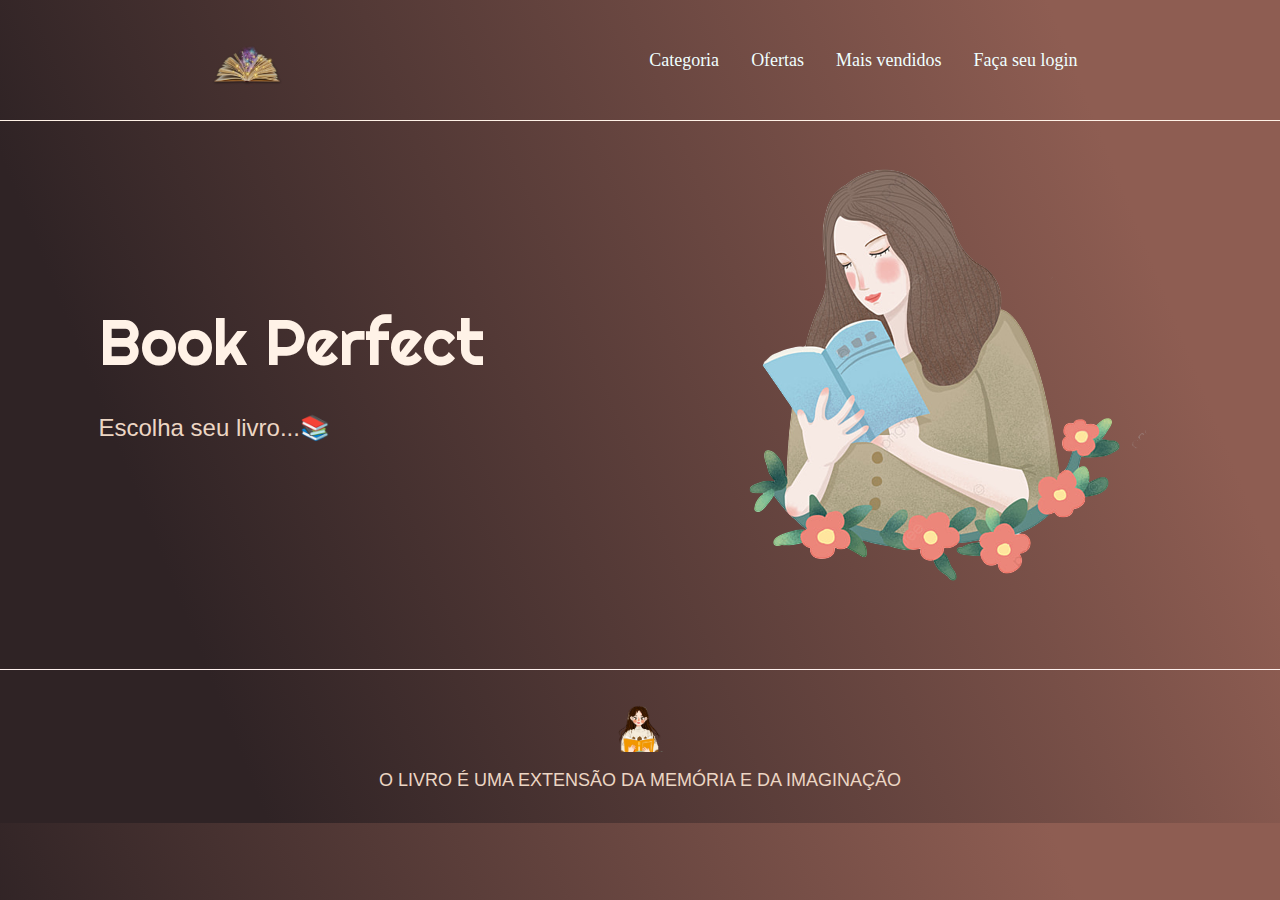
<file: a.ingridy/avaliacao/index.html>
<!DOCTYPE html>
<html lang="pt-BR">

<head>
    <meta charset="UTF-8">
    <meta name="Livro Perfect">
    <meta name="viewport" content="width=device-width, initial-scale=1.0">
    <link rel="stylesheet" href="style.css">
    <title>Book</title>

</head>

<body>
    <header class="cabecalho">
        <img class="cabecalho-imgem" src="logo.png" width="90px">
        <nav class="cabecalho-menu">
            <a class="cabecalho-menu-item" href="categoria.html">Categoria</a>
            <a class="cabecalho-menu-item" href="ofertas.html">Ofertas</a>
            <a class="cabecalho-menu-item" href="vendidos.html">Mais vendidos</a>
            <a class="cabecalho-menu-item" href="cadrasto.html">Faça seu login</a>
        </nav>
    </header>

    <main class="conteudo">
        <section class="conteudo-principal">
            <div class="conteudo-principal-escrito">
                <h1 class="conteudo-principal-escrito-titulo">Book Perfect</h1>
                <h2 class="conteudo-principal-escrito-subtitulo">Escolha seu livro...📚</h2>

            </div>
            <img src="garota.png">
        </section>
        <section class="conteudo-secundario">

        </section>
    </main>
    <footer class="rodape">
        <img class="rodape-imagem" src="lendoo.png">
        <br>
        <center>
            <p class="conteudo-secundario-paragrafo"> O LIVRO É UMA EXTENSÃO DA MEMÓRIA E DA IMAGINAÇÃO</p>
        </center>
        <ion-icon name="cart-outline"></ion-icon>

    </footer>


</body>

</html>
</file>
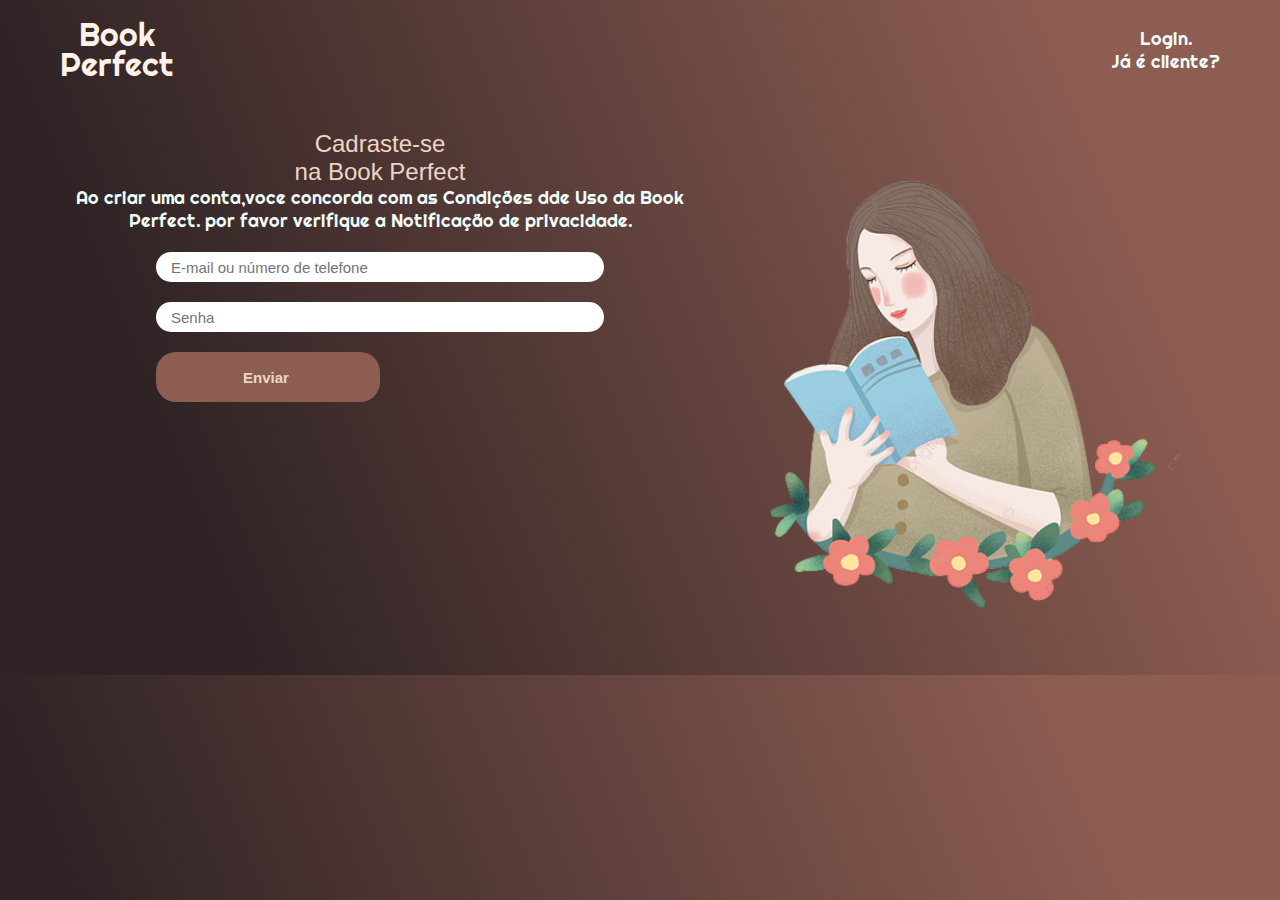
<file: a.ingridy/avaliacao/cadrasto.html>
<!DOCTYPE html>
<html lang="en">

<head>
    <meta charset="UTF-8">
    <meta http-equiv="X-UA-Compatible" content="IE=edge">
    <meta name="viewport" content="width=device-width, initial-scale=1.0">
    <link rel="stylesheet" href="cad.css">
    <title>Cadrastre-se</title>
</head>

<body>
    <center>
    <header>
        <div id="title">
            <h1>Book</h1>
            <h1>Perfect</h1>
        </div>

        <ul>
            <a href="#">
                <nav class="cabecalho-menu">
                    <a class="cabecalho-menu-item" href="login.html"> Login.<br>Já é cliente?
                </nav>
    </header>
    <main>
        <aside>
            <h2 class="conteudo-principal-escrito-subtitulo">Cadraste-se</h2>
            <h2 class="conteudo-principal-escrito-subtitulo">na Book Perfect</h2>
            <p>
                Ao criar uma conta,voce concorda com as Condições dde Uso da Book Perfect.
                por favor verifique a Notificação de privacidade.
            </p>
            <form>
                <input type="text" placeholder="E-mail ou número de telefone">
                <input type="email" placeholder="Senha">
                <input class="subm" type="submit" value="Enviar ">
            </form>
        </aside>
        <article>
            <img class="cabecalho-imgem" src="garota.png">
        </article>

    </main>
</center>

</body>

</html>
</file>
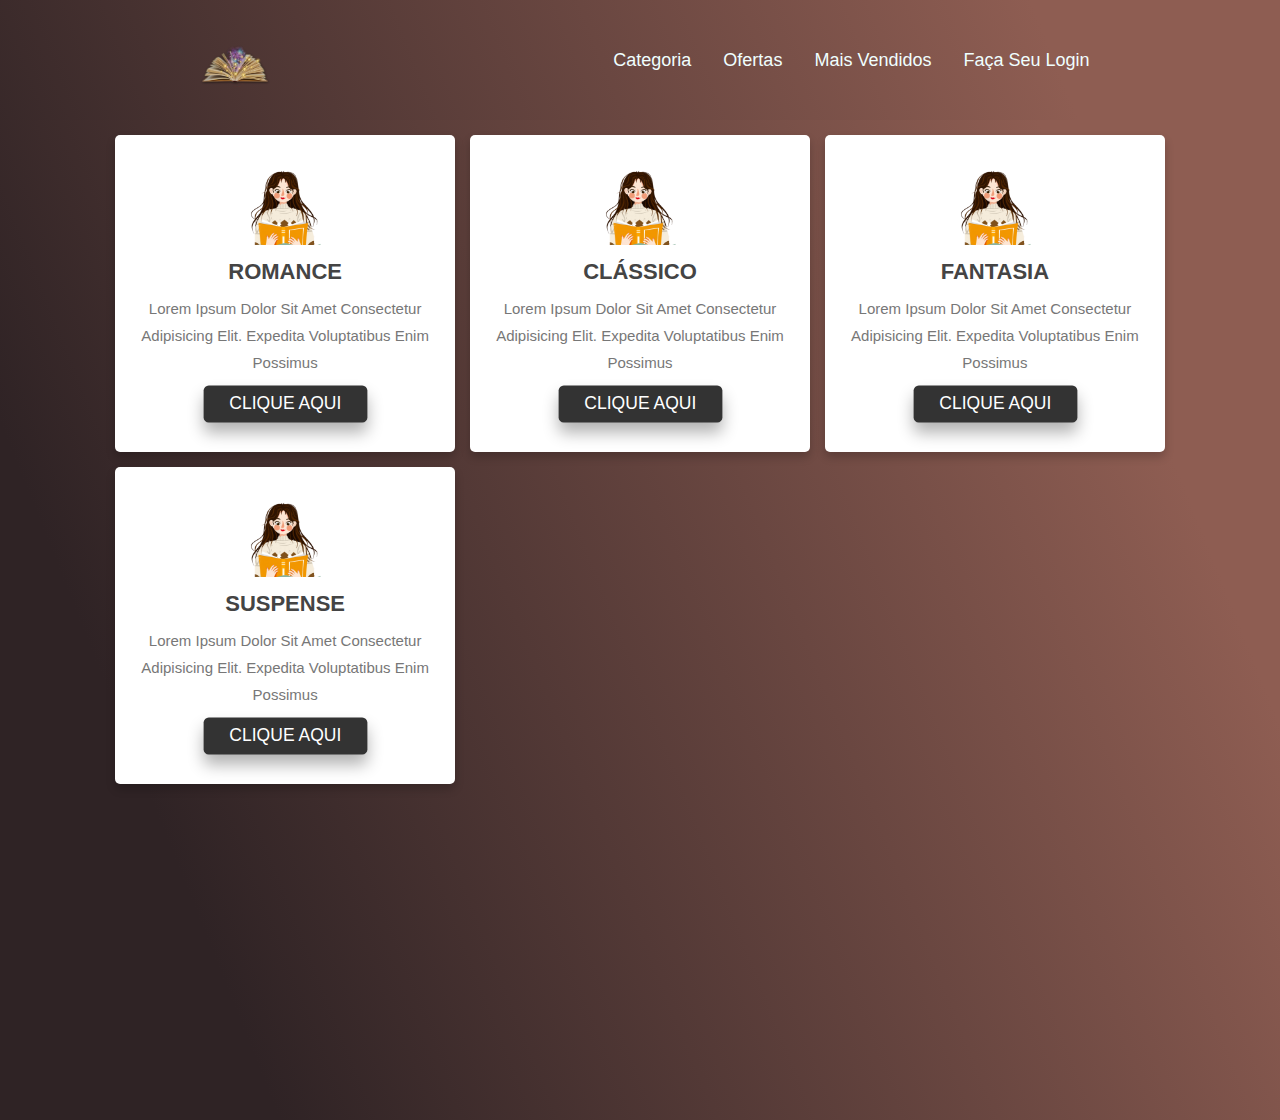
<file: a.ingridy/avaliacao/categoria.html>
<!DOCTYPE html>
<html lang="en">

<head>
    <meta charset="UTF-8">
    <meta http-equiv="X-UA-Compatible" content="IE=edge">
    <meta name="viewport" content="width=device-width, initial-scale=1.0">
    <link href="https://ionic.io/ionicons    ">
    <link rel="stylesheet" href="categ.css">
    <title>CATEGORIA</title>
</head>

<header class="cabecalho">
    <img class="cabecalho-imgem" src="logo.png" width="90px">
    <nav class="cabecalho-menu">
        <a class="cabecalho-menu-item" href="categoria.html">Categoria</a>
        <a class="cabecalho-menu-item" href="ofertas.html">Ofertas</a>
        <a class="cabecalho-menu-item" href="vendidos.html">Mais vendidos</a>
        <a class="cabecalho-menu-item" href="cadrasto.html">Faça seu login</a>
    </nav>
</header> 

<body>
    <div class="container">

        <div class="box-container">


            <div class="box">
                <img src="lendoo.png">
                <h3>ROMANCE </h3>
                <p>Lorem ipsum dolor sit amet consectetur adipisicing elit. Expedita voluptatibus enim possimus</p>
                <a href="romance.html" class="btn">CLIQUE AQUI</a>
            </div>

            <div class="box">
                <img src="lendoo.png">
                <h3>CLÁSSICO </h3>
                <p>Lorem ipsum dolor sit amet consectetur adipisicing elit. Expedita voluptatibus enim possimus</p>
                <a href="classico.html" class="btn">CLIQUE AQUI</a>

            </div>
            <div class="box">
                <img src="lendoo.png">
                <h3>FANTASIA</h3>
                <p>Lorem ipsum dolor sit amet consectetur adipisicing elit. Expedita voluptatibus enim possimus</p>
                <a href="fantasia.html" class="btn">CLIQUE AQUI</a>
            </div>
            <div class="box">
                <img src="lendoo.png">
                <h3>SUSPENSE </h3>
                <p>Lorem ipsum dolor sit amet consectetur adipisicing elit. Expedita voluptatibus enim possimus</p>
                <a href="suspense.html" class="btn">CLIQUE AQUI</a>

            </div>

</body>

</html>
</file>
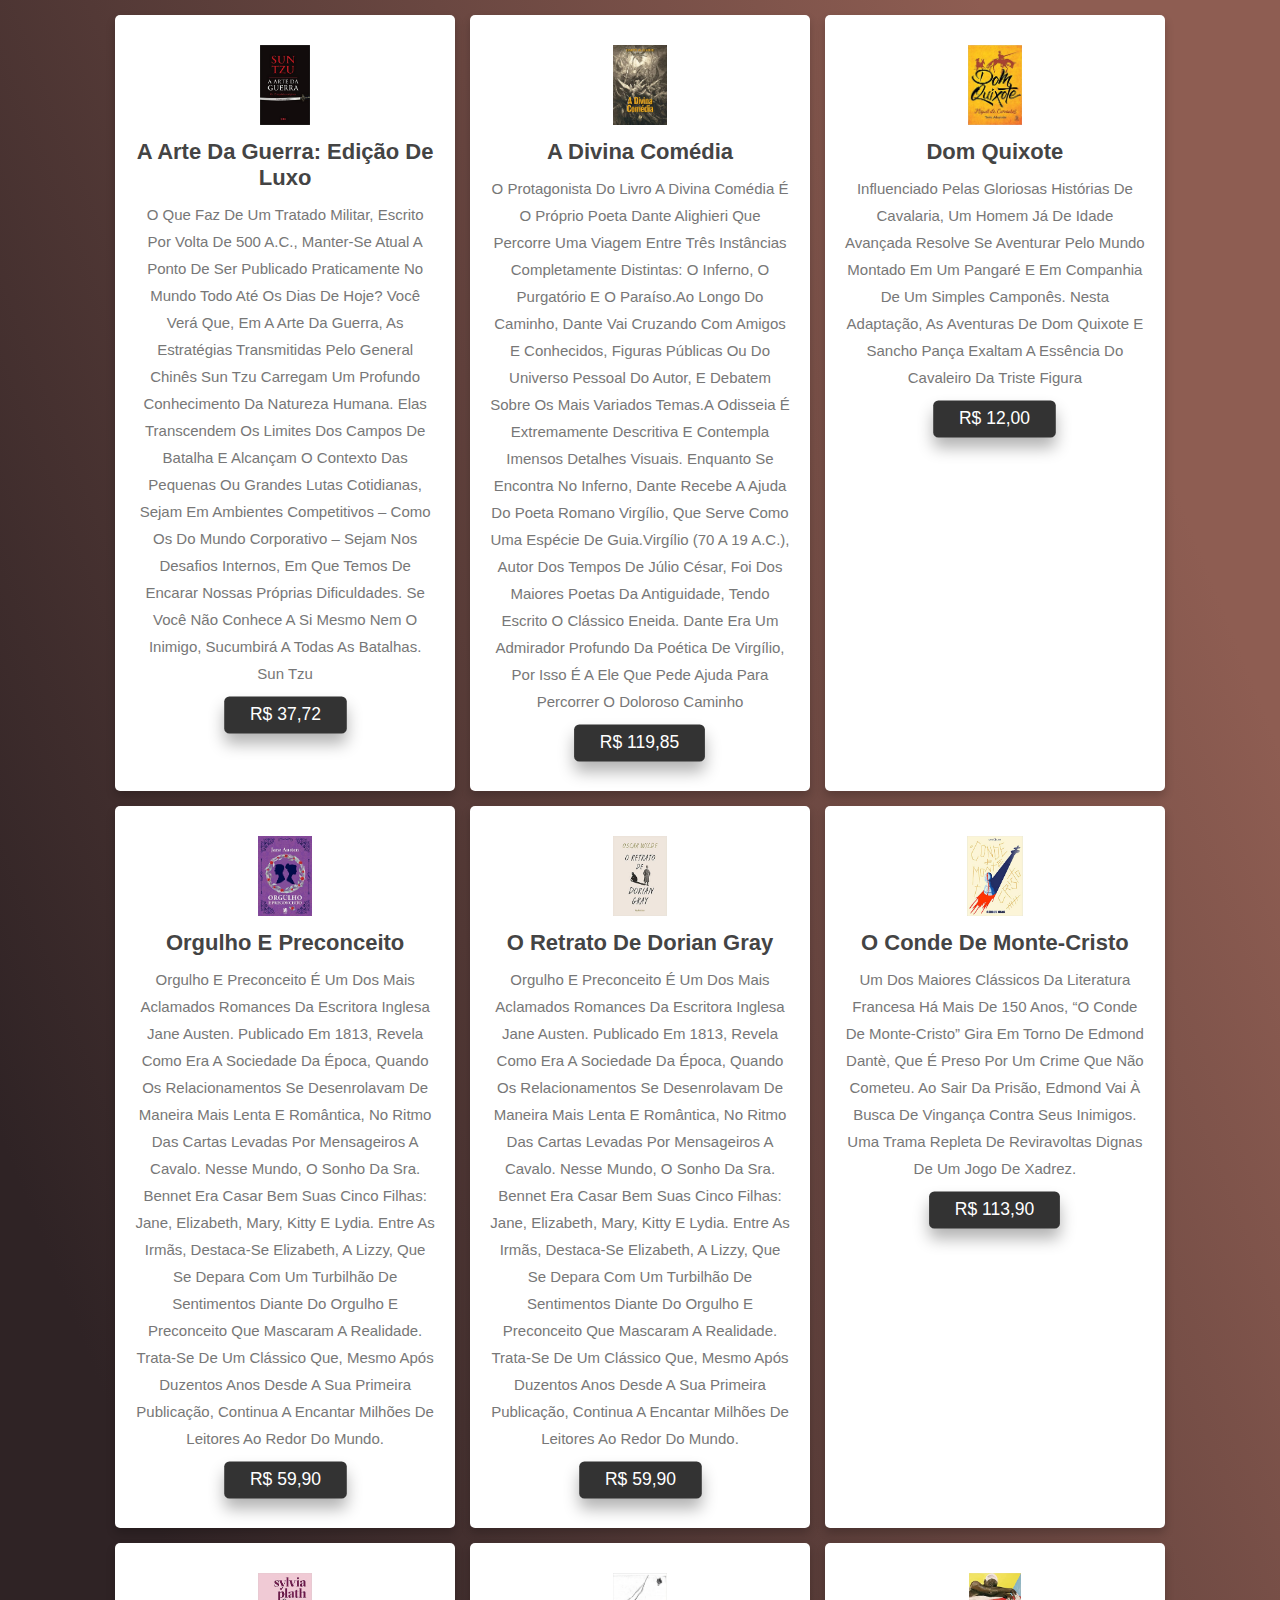
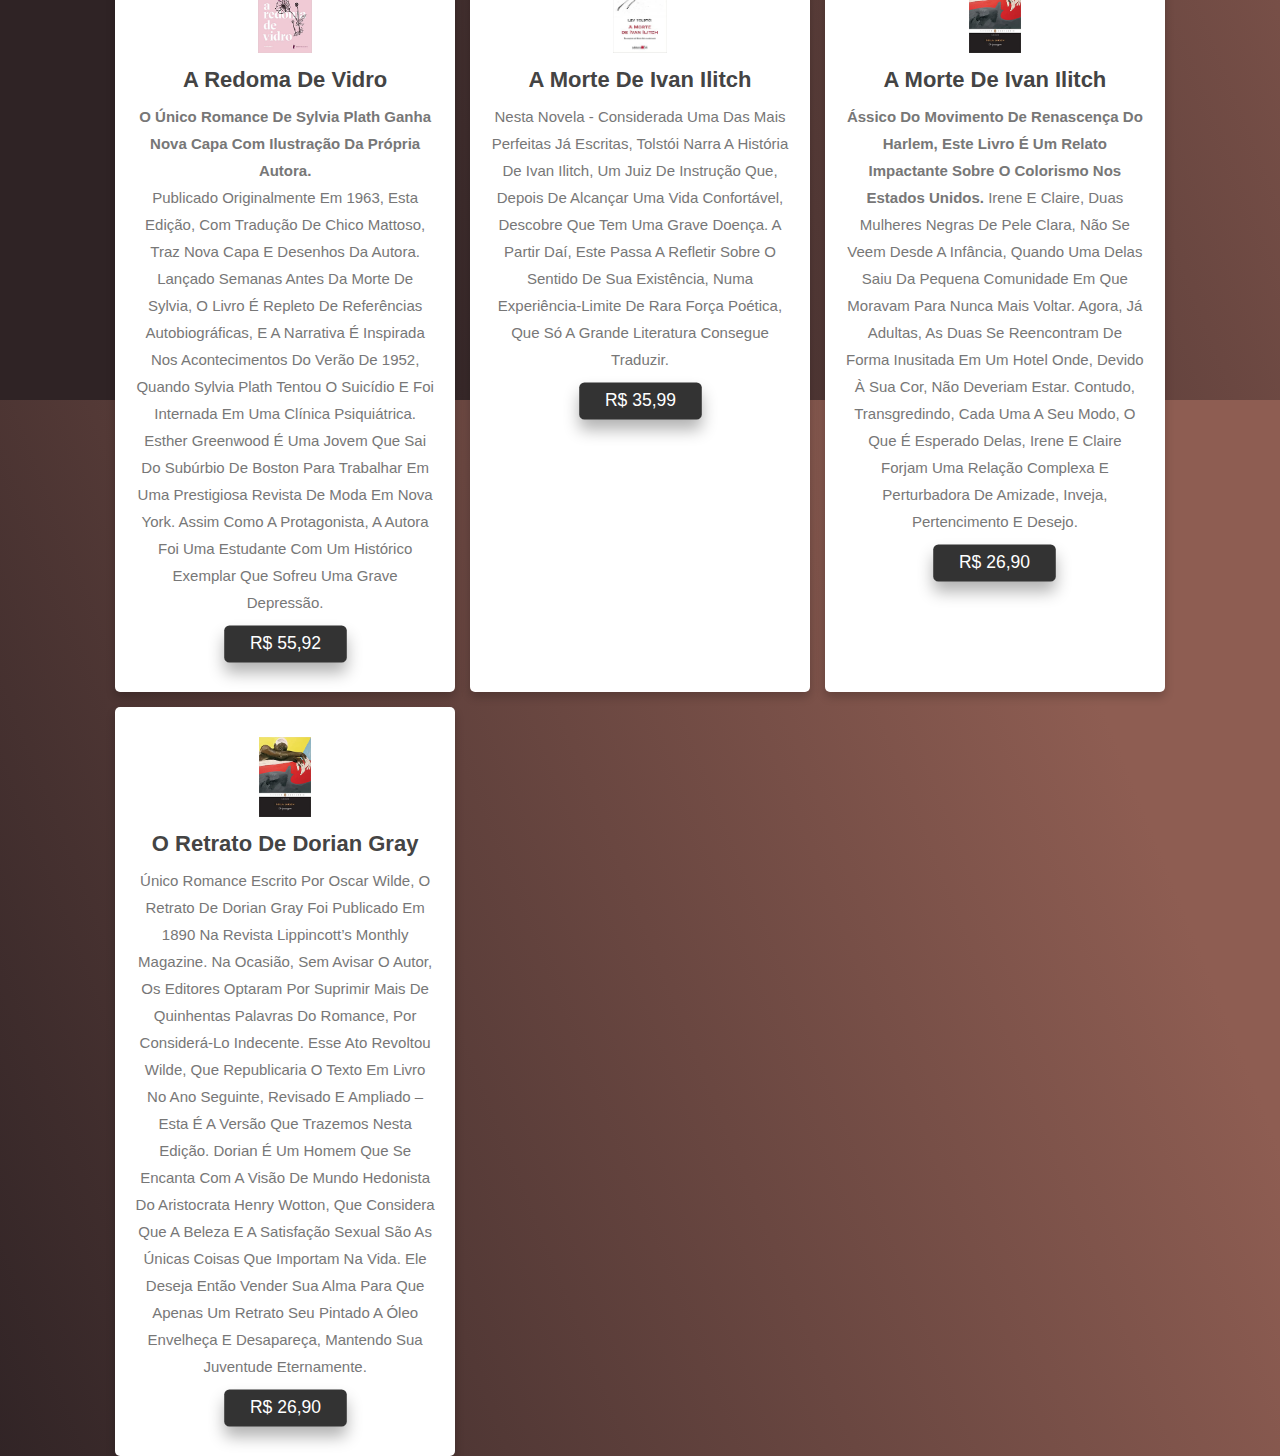
<file: a.ingridy/avaliacao/classico.html>
<!DOCTYPE html>
<html lang="en">

<head>
    <meta charset="UTF-8">
    <meta http-equiv="X-UA-Compatible" content="IE=edge">
    <meta name="viewport" content="width=device-width, initial-scale=1.0">
    <link rel="stylesheet" href="classico.css">
    <title>CLÁSSICO</title>
</head>

<body>
    <div class="container">

        <div class="box-container">

            <div class="box">
                <img src="livroc1.jpg">
                <h3>A Arte da Guerra: Edição de luxo</h3>
                <p>O que faz de um tratado militar, escrito por volta de 500 a.C., manter-se atual a ponto de ser
                    publicado praticamente no mundo todo até os dias de hoje? Você verá que, em A arte da guerra, as
                    estratégias transmitidas pelo general chinês Sun Tzu carregam um profundo conhecimento da natureza
                    humana. Elas transcendem os limites dos campos de batalha e alcançam o contexto das pequenas ou
                    grandes lutas cotidianas, sejam em ambientes competitivos – como os do mundo corporativo – sejam nos
                    desafios internos, em que temos de encarar nossas próprias dificuldades. Se você não conhece a si
                    mesmo nem o inimigo, sucumbirá a todas as batalhas. Sun Tzu
                </p>

                <a href="#" class="btn">R$ 37,72</a>
            </div>
            <div class="box">
                <img src="livroc2.jpg">
                <h3>A Divina Comédia</h3>
                <p>O protagonista do livro A Divina Comédia é o próprio poeta Dante Alighieri que percorre uma viagem
                    entre três instâncias completamente distintas: o Inferno, o Purgatório e o Paraíso.Ao longo do
                    caminho, Dante vai cruzando com amigos e conhecidos, figuras públicas ou do universo pessoal do
                    autor, e debatem sobre os mais variados temas.A odisseia é extremamente descritiva e contempla
                    imensos detalhes visuais. Enquanto se encontra no inferno, Dante recebe a ajuda do poeta romano
                    Virgílio, que serve como uma espécie de guia.Virgílio (70 a 19 a.C.), autor dos tempos de Júlio
                    César, foi dos maiores poetas da Antiguidade, tendo escrito o clássico Eneida. Dante era um
                    admirador profundo da poética de Virgílio, por isso é a ele que pede ajuda para percorrer o doloroso
                    caminho
                </p>

                <a href="#" class="btn">R$ 119,85</a>
            </div>
            <div class="box">
                <img src="livroc3.jpg">
                <h3>Dom Quixote</h3>
                <p>Influenciado pelas gloriosas histórias de cavalaria, um homem já de idade avançada resolve se
                    aventurar pelo mundo montado em um pangaré e em companhia de um simples camponês. Nesta adaptação,
                    as aventuras de Dom Quixote e Sancho Pança exaltam a essência do Cavaleiro da Triste Figura
                </p>

                <a href="#" class="btn">R$ 12,00</a>
            </div>
            <div class="box">
                <img src="livroc4.jpg">
                <h3>Orgulho e Preconceito</h3>
                <p>Orgulho e Preconceito é um dos mais aclamados romances da escritora inglesa Jane Austen. Publicado em
                    1813, revela como era a sociedade da época, quando os relacionamentos se desenrolavam de maneira
                    mais lenta e romântica, no ritmo das cartas levadas por mensageiros a cavalo. Nesse mundo, o sonho
                    da Sra. Bennet era casar bem suas cinco filhas: Jane, Elizabeth, Mary, Kitty e Lydia. Entre as
                    irmãs, destaca-se Elizabeth, a Lizzy, que se depara com um turbilhão de sentimentos diante do
                    orgulho e preconceito que mascaram a realidade. Trata-se de um clássico que, mesmo após duzentos
                    anos desde a sua primeira publicação, continua a encantar milhões de leitores ao redor do mundo.
                </p>
                <a href="#" class="btn">R$ 59,90</a>
            </div>
            <div class="box">
                <img src="livroc5.jpg">
                <h3>O Retrato de Dorian Gray</h3>
                <p>Orgulho e Preconceito é um dos mais aclamados romances da escritora inglesa Jane Austen. Publicado em
                    1813, revela como era a sociedade da época, quando os relacionamentos se desenrolavam de maneira
                    mais lenta e romântica, no ritmo das cartas levadas por mensageiros a cavalo. Nesse mundo, o sonho
                    da Sra. Bennet era casar bem suas cinco filhas: Jane, Elizabeth, Mary, Kitty e Lydia. Entre as
                    irmãs, destaca-se Elizabeth, a Lizzy, que se depara com um turbilhão de sentimentos diante do
                    orgulho e preconceito que mascaram a realidade. Trata-se de um clássico que, mesmo após duzentos
                    anos desde a sua primeira publicação, continua a encantar milhões de leitores ao redor do mundo.
                </p>
                <a href="#" class="btn">R$ 59,90</a>
            </div>
            <div class="box">
                <img src="livroc6.jpg">
                <h3>O Conde de Monte-Cristo</h3>
                <p>Um dos maiores clássicos da literatura francesa há mais de 150 anos, “O conde de Monte-Cristo” gira
                    em torno de Edmond Dantè, que é preso por um crime que não cometeu. Ao sair da prisão, Edmond vai à
                    busca de vingança contra seus inimigos. Uma trama repleta de reviravoltas dignas de um jogo de
                    xadrez.
                </p>
                <a href="#" class="btn">R$ 113,90</a>
            </div>
            <div class="box">
                <img src="livroc7.jpg">
                <h3>A redoma de vidro</h3>
                <p><strong>O único romance de Sylvia Plath ganha nova capa com ilustração da própria autora.</strong>
                    <br>

                    Publicado originalmente em 1963, esta edição, com tradução de Chico Mattoso, traz nova capa e
                    desenhos da
                    autora. Lançado semanas antes da morte de Sylvia, o livro é repleto de referências autobiográficas,
                    e a narrativa é inspirada nos acontecimentos do verão de 1952, quando Sylvia Plath tentou o suicídio
                    e foi internada em uma clínica psiquiátrica. Esther Greenwood é uma jovem que sai do subúrbio de
                    Boston para trabalhar em uma prestigiosa revista de moda em Nova York. Assim como a protagonista, a
                    autora foi uma estudante com um histórico exemplar que sofreu uma grave depressão.
                </p>
                <a href="#" class="btn">R$ 55,92</a>
            </div>
            <div class="box">
                <img src="livroc8.jpg">
                <h3>A morte de Ivan Ilitch</h3>
                <p>Nesta novela - considerada uma das mais perfeitas já escritas, Tolstói narra a história de Ivan
                    Ilitch, um juiz de instrução que, depois de alcançar uma vida confortável, descobre que tem uma
                    grave doença. A partir daí, este passa a refletir sobre o sentido de sua existência, numa
                    experiência-limite de rara força poética, que só a grande literatura consegue traduzir.
                </p>
                <a href="#" class="btn">R$ 35,99</a>
            </div>
            <div class="box">
                <img src="livroc9.jpg">
                <h3>A morte de Ivan Ilitch</h3>
                <p><strong>ássico do movimento de renascença do Harlem, este livro é um relato impactante sobre o
                        colorismo
                        nos Estados Unidos.</strong>

                    Irene e Claire, duas mulheres negras de pele clara, não se veem desde a infância, quando uma delas
                    saiu da pequena comunidade em que moravam para nunca mais voltar. Agora, já adultas, as duas se
                    reencontram de forma inusitada em um hotel onde, devido à sua cor, não deveriam estar.
                    Contudo, transgredindo, cada uma a seu modo, o que é esperado delas, Irene e Claire forjam uma
                    relação complexa e perturbadora de amizade, inveja, pertencimento e desejo.

                </p>
                <a href="#" class="btn">R$ 26,90</a>
            </div>
            <div class="box">
                <img src="livroc9.jpg">
                <h3>O Retrato de Dorian Gray </h3>
                <p>Único romance escrito por Oscar Wilde, O retrato de Dorian Gray foi publicado em 1890 na revista
                    Lippincott’s Monthly Magazine.

                    Na ocasião, sem avisar o autor, os editores optaram por suprimir mais de quinhentas palavras do
                    romance, por considerá-lo indecente.

                    Esse ato revoltou Wilde, que republicaria o texto em livro no ano seguinte, revisado e ampliado –
                    esta é a versão que trazemos nesta edição.

                    Dorian é um homem que se encanta com a visão de mundo hedonista do aristocrata Henry Wotton, que
                    considera que a beleza e a satisfação sexual são as únicas coisas que importam na vida.

                    Ele deseja então vender sua alma para que apenas um retrato seu pintado a óleo envelheça e
                    desapareça, mantendo sua juventude eternamente.
                </p>
                <a href="#" class="btn">R$ 26,90</a>
            </div>







</body>

</html>
</file>
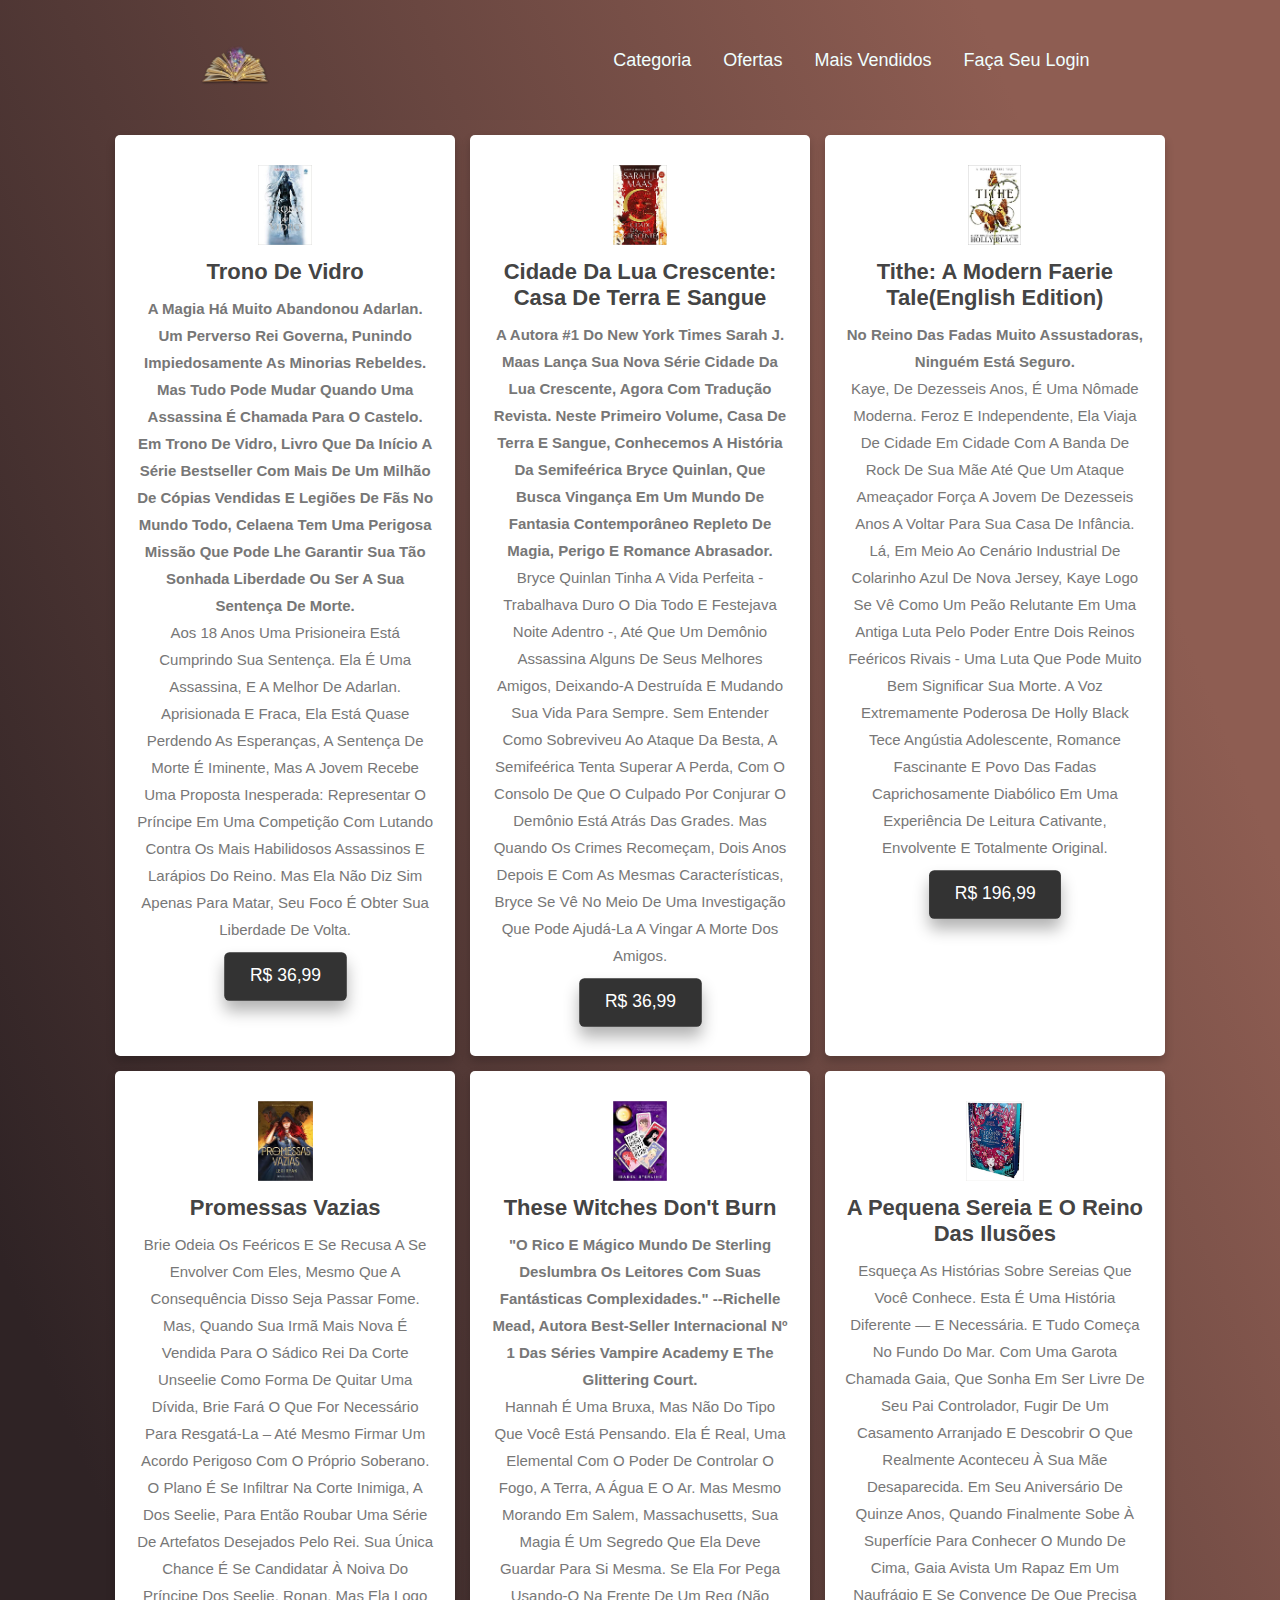
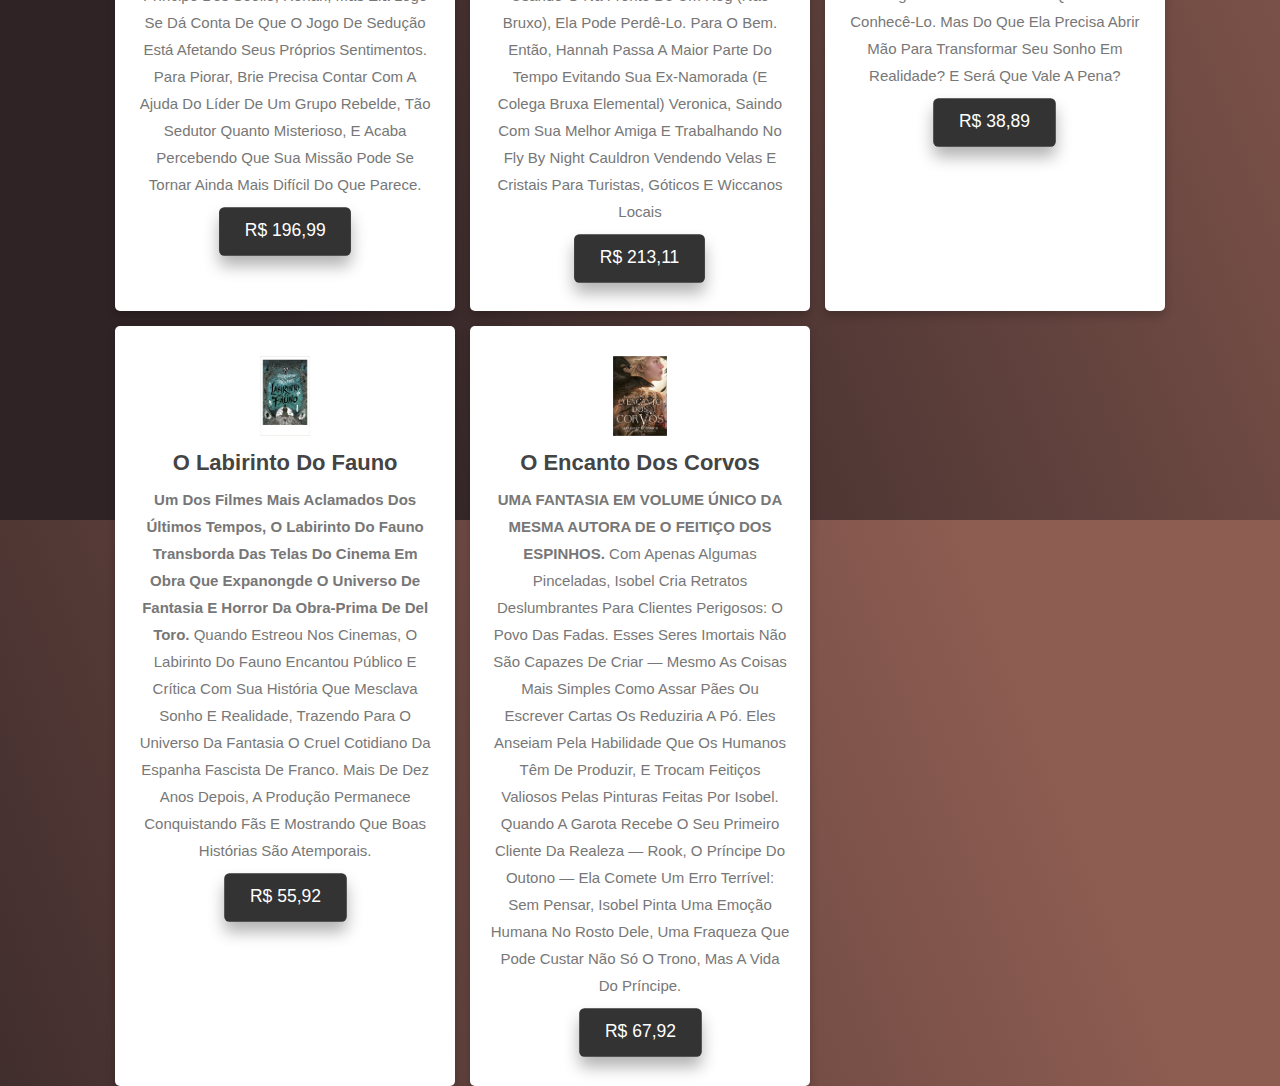
<file: a.ingridy/avaliacao/fantasia.html>
<!DOCTYPE html>
<html lang="en">

<head>
    <meta charset="UTF-8">
    <meta http-equiv="X-UA-Compatible" content="IE=edge">
    <meta name="viewport" content="width=device-width, initial-scale=1.0">
    <link rel="stylesheet" href="fantasia.css">
    <title>FANTASIA</title>
</head>

<header class="cabecalho">
    <img class="cabecalho-imgem" src="logo.png" width="90px">
    <nav class="cabecalho-menu">
        <a class="cabecalho-menu-item" href="categoria.html">Categoria</a>
        <a class="cabecalho-menu-item" href="ofertas.html">Ofertas</a>
        <a class="cabecalho-menu-item" href="vendidos.html">Mais vendidos</a>
        <a class="cabecalho-menu-item" href="cadrasto.html">Faça seu login</a>
    </nav>
</header> 

<body>
    <div class="container">

        <div class="box-container">
            <div class="box">
                <img src="livrof1.jpg">
                <h3>Trono de vidro</h3>
                <p><strong>A magia há muito abandonou Adarlan. Um perverso rei governa, punindo impiedosamente as
                        minorias
                        rebeldes. Mas tudo pode mudar quando uma assassina é chamada para o castelo. Em Trono de vidro,
                        livro
                        que da início a série bestseller com mais de um milhão de cópias vendidas e legiões de fãs no
                        mundo
                        todo, Celaena tem uma perigosa missão que pode lhe garantir sua tão sonhada liberdade ou ser a
                        sua
                        sentença de morte.</strong>
                    <br>

                    Aos 18 anos uma prisioneira está cumprindo sua sentença. Ela é uma assassina, e a melhor de Adarlan.
                    Aprisionada e fraca, ela está quase perdendo as esperanças, a sentença de morte é iminente, mas a
                    jovem
                    recebe uma proposta inesperada: representar o príncipe em uma competição com lutando contra os mais
                    habilidosos assassinos e larápios do reino. Mas ela não diz sim apenas para matar, seu foco é obter
                    sua
                    liberdade de volta.

                <p>
                    <a href="#" class="btn">R$ 36,99</a>
            </div>
            <div class="box">
                <img src="livrof2.jpg">
                <h3>Cidade da Lua Crescente: Casa de terra e sangue </h3>
                <p><strong>A autora #1 do New York Times Sarah J. Maas lança sua nova série Cidade da Lua Crescente,
                        agora com
                        tradução revista. Neste primeiro volume, Casa de terra e sangue, conhecemos a história da
                        semifeérica
                        Bryce Quinlan, que busca vingança em um mundo de fantasia contemporâneo repleto de magia, perigo
                        e
                        romance abrasador.</strong>
                    <br>

                    Bryce Quinlan tinha a vida perfeita - trabalhava duro o dia todo e festejava noite adentro -, até
                    que um
                    demônio assassina alguns de seus melhores amigos, deixando-a destruída e mudando sua vida para
                    sempre. Sem
                    entender como sobreviveu ao ataque da besta, a semifeérica tenta superar a perda, com o consolo de
                    que o
                    culpado por conjurar o demônio está atrás das grades. Mas quando os crimes recomeçam, dois anos
                    depois e com
                    as mesmas características, Bryce se vê no meio de uma investigação que pode ajudá-la a vingar a
                    morte dos
                    amigos.
                <p>
                    <a href="#" class="btn">R$ 36,99</a>
            </div>
            <div class="box">
                <img src="livrof3.jpg">
                <h3>Tithe: A Modern Faerie Tale(English Edition)</h3>
                <p><strong>No reino das fadas muito assustadoras, ninguém está seguro.</strong>
                    <br>

                    Kaye, de dezesseis anos, é uma nômade moderna. Feroz e independente, ela viaja de cidade em cidade
                    com a
                    banda de rock de sua mãe até que um ataque ameaçador força a jovem de dezesseis anos a voltar para
                    sua casa
                    de infância. Lá, em meio ao cenário industrial de colarinho azul de Nova Jersey, Kaye logo se vê
                    como um
                    peão relutante em uma antiga luta pelo poder entre dois reinos feéricos rivais - uma luta que pode
                    muito bem
                    significar sua morte.

                    A voz extremamente poderosa de Holly Black tece angústia adolescente, romance fascinante e povo das
                    fadas
                    caprichosamente diabólico em uma experiência de leitura cativante, envolvente e totalmente original.
                <p>
                    <a href="#" class="btn">R$ 196,99</a>
            </div>
            <div class="box">
                <img src="livrof4.jpg">
                <h3>Promessas vazias</h3>
                <p>Brie odeia os feéricos e se recusa a se envolver com eles, mesmo que a consequência disso seja passar
                    fome.
                    Mas, quando sua irmã mais nova é vendida para o sádico rei da Corte Unseelie como forma de quitar
                    uma
                    dívida, Brie fará o que for necessário para resgatá-la – até mesmo firmar um acordo perigoso com o
                    próprio
                    soberano.

                    O plano é se infiltrar na corte inimiga, a dos Seelie, para então roubar uma série de artefatos
                    desejados
                    pelo rei. Sua única chance é se candidatar à noiva do príncipe dos Seelie, Ronan, mas ela logo se dá
                    conta
                    de que o jogo de sedução está afetando seus próprios sentimentos.

                    Para piorar, Brie precisa contar com a ajuda do líder de um grupo rebelde, tão sedutor quanto
                    misterioso, e
                    acaba percebendo que sua missão pode se tornar ainda mais difícil do que parece.
                <p>
                    <a href="#" class="btn">R$ 196,99</a>
            </div>
            <div class="box">
                <img src="livrof5.jpg">
                <h3>These Witches Don't Burn</h3>
                <p><strong>"O rico e mágico mundo de Sterling deslumbra os leitores com suas fantásticas complexidades."
                        --Richelle
                        Mead, autora best-seller internacional nº 1 das séries Vampire Academy e The Glittering
                        Court.</strong>
                    <br>
                    Hannah é uma bruxa, mas não do tipo que você está pensando. Ela é real, uma Elemental com o poder de
                    controlar o fogo, a terra, a água e o ar. Mas mesmo morando em Salem, Massachusetts, sua magia é um
                    segredo
                    que ela deve guardar para si mesma. Se ela for pega usando-o na frente de um Reg (não bruxo), ela
                    pode
                    perdê-lo. Para o bem. Então, Hannah passa a maior parte do tempo evitando sua ex-namorada (e colega
                    Bruxa
                    Elemental) Veronica, saindo com sua melhor amiga e trabalhando no Fly by Night Cauldron vendendo
                    velas e
                    cristais para turistas, góticos e wiccanos locais
                <p>
                    <a href="#" class="btn">R$ 213,11</a>
            </div>
            <div class="box">
                <img src="livrof6.jpg">
                <h3>A Pequena Sereia e o Reino das Ilusões</h3>
                <p>Esqueça as histórias sobre sereias que você conhece. Esta é uma história diferente ― e necessária. E
                    tudo
                    começa no fundo do mar. Com uma garota chamada Gaia, que sonha em ser livre de seu pai controlador,
                    fugir de
                    um casamento arranjado e descobrir o que realmente aconteceu à sua mãe desaparecida. Em seu
                    aniversário de
                    quinze anos, quando finalmente sobe à superfície para conhecer o mundo de cima, Gaia avista um rapaz
                    em um
                    naufrágio e se convence de que precisa conhecê-lo. Mas do que ela precisa abrir mão para transformar
                    seu
                    sonho em realidade? E será que vale a pena? 
                <p>
                    <a href="#" class="btn">R$ 38,89</a>
            </div>
            <div class="box">
                <img src="livrof7.jpg">
                <h3>O labirinto do fauno</h3>
                <p><strong>Um dos filmes mais aclamados dos últimos tempos, O Labirinto do Fauno transborda das telas do
                        cinema
                        em obra
                        que expanongde o universo de fantasia e horror da obra-prima de Del Toro.</strong>

                    Quando estreou nos cinemas, O Labirinto do Fauno encantou público e crítica com sua história que
                    mesclava
                    sonho e realidade, trazendo para o universo da fantasia o cruel cotidiano da Espanha fascista de
                    Franco.
                    Mais de dez anos depois, a produção permanece conquistando fãs e mostrando que boas histórias são
                    atemporais.
                <p>
                    <a href="#" class="btn">R$ 55,92</a>
            </div>
            <div class="box">
                <img src="livrof8.jpg">
                <h3>O Encanto dos Corvos</h3>
                <p><strong>UMA FANTASIA EM VOLUME ÚNICO DA MESMA AUTORA DE O FEITIÇO DOS ESPINHOS.</strong>

                    Com apenas algumas pinceladas, Isobel cria retratos deslumbrantes para clientes perigosos: o povo
                    das fadas.
                    Esses seres imortais não são capazes de criar ― mesmo as coisas mais simples como assar pães ou
                    escrever
                    cartas
                    os reduziria a pó. Eles anseiam pela habilidade que os humanos têm de produzir, e trocam feitiços
                    valiosos
                    pelas
                    pinturas feitas por Isobel. Quando a garota recebe o seu primeiro cliente da realeza ― Rook, o
                    príncipe do
                    outono ― ela comete um erro terrível: sem pensar, Isobel pinta uma emoção humana no rosto dele, uma
                    fraqueza
                    que
                    pode custar não só o trono, mas a vida do príncipe.
                <p>
                    <a href="#" class="btn">R$ 67,92</a>
            </div>
        </div>



</body>

</html>
</file>
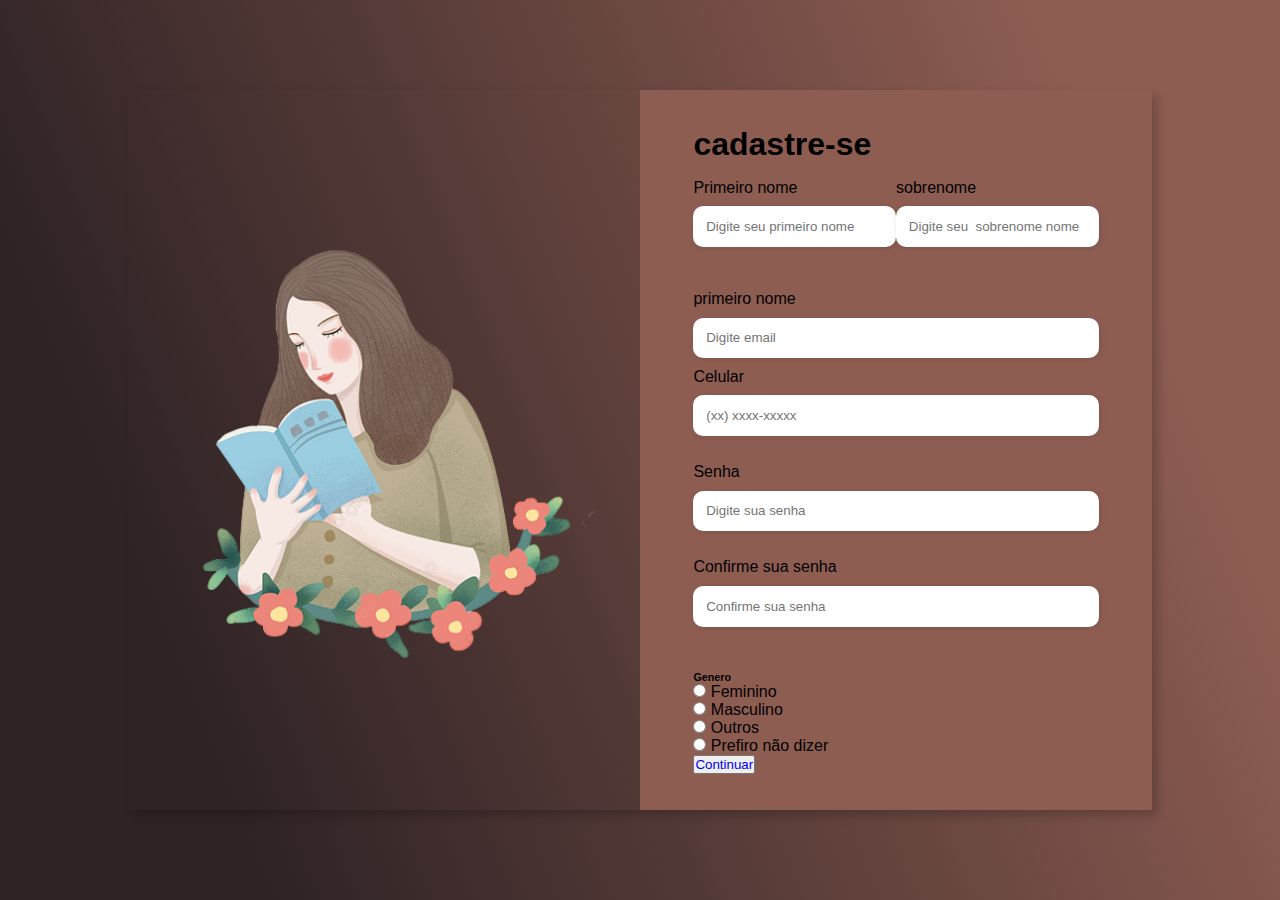
<file: a.ingridy/avaliacao/login.html>
<!DOCTYPE html>
<html lang="en">

<head>
    <meta charset="UTF-8">
    <meta http-equiv="X-UA-Compatible" content="IE=edge">
    <meta name="viewport" content="width=device-width, initial-scale=1.0">
    <link rel="stylesheet" href="login.css">
    <title>Document</title>
</head>



<body>
    <div class="continer">
        <div class="form-image">
            <img src="garota.png">
        </div>
        <div class="form">
            <form action="#">
                <div class="form-header">
                    <div class="title">
                        <h1>cadastre-se</h1>
                    </div>
                    <div class="login-button">
                        
                    </div>
                </div>
                <div class="input-group">
                    <div class="input-box">
                        <label for="firstname">Primeiro nome</label>
                        <input id="firstname" type="text" name="firstname" placeholder="Digite seu primeiro nome"
                            required>
                    </div>
                    <div class="input-box">
                        <label for="latname">sobrenome</label>
                        <input id="firstname" type="text" name="firstname" placeholder="Digite seu  sobrenome nome"
                            required>
                    </div>
                </div>
                <div class="input-box">
                    <label for="email">primeiro nome</label>
                    <input id="email" type="email" name="email" placeholder="Digite email" required>
                    <div class="input-box">
                        <label for="firstname">Celular</label>
                        <input id="number" type="tel" name="firstname" placeholder="(xx) xxxx-xxxxx" required>
                    </div>
                    <div class="input-box">
                        <label for="password">Senha</label>
                        <input id="password" type="tel" name="password" placeholder="Digite sua senha" required>
                    </div>
                    <div class="input-box">
                        <label for="Confirmpassword"> Confirme sua senha </label>
                        <input id="Confirmpassword" type="tel" name="Confirmpassword" placeholder="Confirme sua senha"
                            required>
                    </div>
                </div>
                <div class="gender-inputs">
                    <div class="gender-title">
                        <h6>Genero</h6>
                    </div>
                    <div class="gender-group">
                        <div class="gender-input">
                            <input type="radio" id="female" name="gender">
                            <label for="female">Feminino</label>
                        </div>
                        <div class="gender-input">
                            <input type="radio" id="male" name="gender">
                            <label for="male">Masculino</label>
                        </div>
                        <div class="gender-input">
                            <input type="radio" id="others" name="gender">
                            <label for="others">Outros</label>
                        </div>
                        <div class="gender-input">
                            <input type="radio" id="none" name="gender">
                            <label for="none">Prefiro não dizer</label>
                        </div>
                    </div>
                </div>
                <div class="continue-button">
                    <button><a href="#">Continuar</a></button>
                </div>
            </form>
        </div>
    </div>
</body>

</html>
</file>
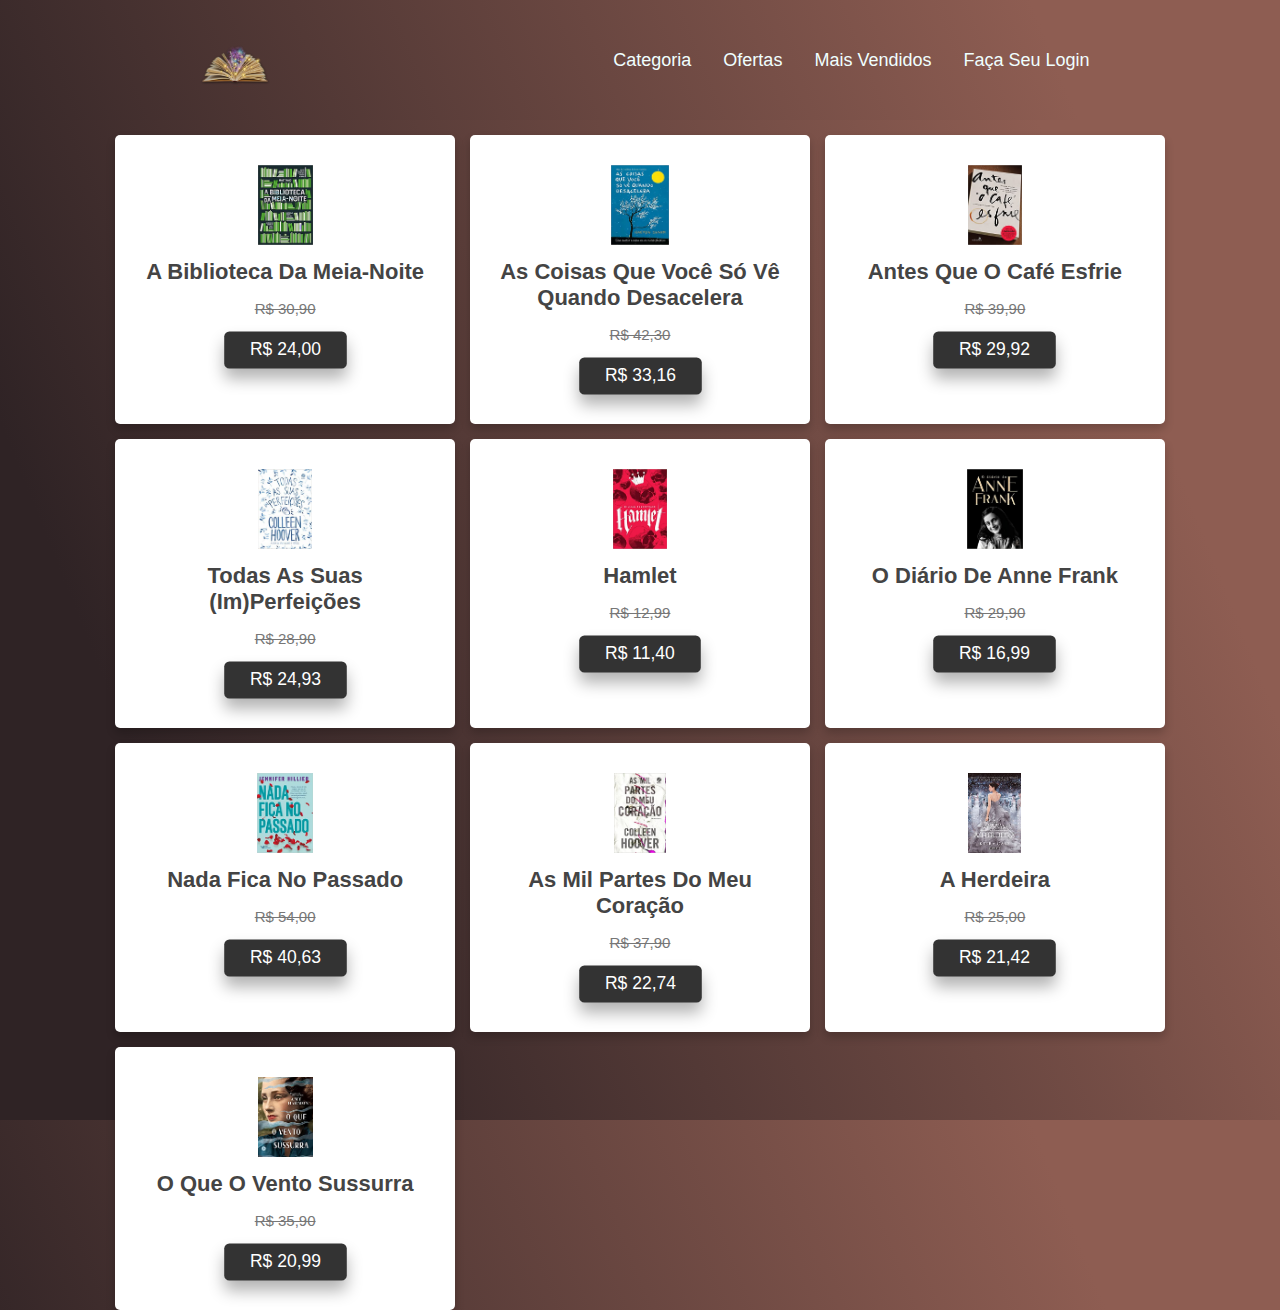
<file: a.ingridy/avaliacao/ofertas.html>
<!DOCTYPE html>
<html lang="en">

<head>
    <meta charset="UTF-8">
    <meta http-equiv="X-UA-Compatible" content="IE=edge">
    <meta name="viewport" content="width=device-width, initial-scale=1.0">
    <link rel="stylesheet" href="oferta.css">
    <title>OFERTAS</title>
</head>

<header class="cabecalho">
    <img class="cabecalho-imgem" src="logo.png" width="90px">
    <nav class="cabecalho-menu">
        <a class="cabecalho-menu-item" href="categoria.html">Categoria</a>
        <a class="cabecalho-menu-item" href="ofertas.html">Ofertas</a>
        <a class="cabecalho-menu-item" href="vendidos.html">Mais vendidos</a>
        <a class="cabecalho-menu-item" href="cadrasto.html">Faça seu login</a>
    </nav>
</header>

<body>
    <div class="container">

        <div class="box-container">


            <div class="box">
                <img src="livro01.jpg">
                <h3>A Biblioteca da Meia-Noite </h3>
                <p class="paragrafo"> R$ 30,90</p>
                <a href="romance.html" class="btn">R$ 24,00</a>
            </div>

            <div class="box">
                <img src="livro02.jpg">
                <h3>As coisas que você só vê quando desacelera</h3>
                <p class="paragrafo">R$ 42,30</p>
                <a href="classico.html" class="btn">R$ 33,16</a>

            </div>
            <div class="box">
                <img src="livro03.jpg">
                <h3>Antes que o café esfrie </h3>
                <p class="paragrafo"> R$ 39,90</p>
                <a href="#" class="btn">R$ 29,92</a>
            </div>
            <div class="box">
                <img src="livro04.jpg">
                <h3>Todas as suas (im)perfeições </h3>
                <p class="paragrafo"> R$ 28,90</p>
                <a href="" class="btn">R$ 24,93</a>

            </div>
            <div class="box">
                <img src="livro05.jpg">
                <h3>Hamlet </h3>
                <p class="paragrafo"> R$ 12,99 </p>
                <a href="" class="btn">R$ 11,40</a>

            </div>
            <div class="box">
                <img src="livro06.jpg">
                <h3>O diário de Anne Frank </h3>
                <p class="paragrafo">R$ 29,90</p>
                <a href="" class="btn">R$ 16,99</a>

            </div>
            <div class="box">
                <img src="livro07.jpg">
                <h3>Nada fica no passado </h3>
                <p class="paragrafo">R$ 54,00</p>
                <a href="" class="btn">R$ 40,63</a>

            </div>
            <div class="box">
                <img src="livro08.jpg">
                <h3>As mil partes do meu coração </h3>
                <p class="paragrafo">R$ 37,90 </p>
                <a href="" class="btn">R$ 22,74</a>

            </div>
            <div class="box">
                <img src="livro09.jpg">
                <h3>A herdeira </h3>
                <p class="paragrafo">R$ 25,00</p>
                <a href="" class="btn">R$ 21,42</a>

            </div>
            <div class="box">
                <img src="livro010.jpg">
                <h3>O que o vento sussurra </h3>
                <p class="paragrafo">R$ 35,90 </p>
                <a href="" class="btn">R$ 20,99</a>

            </div>
</body>

</html>
</file>
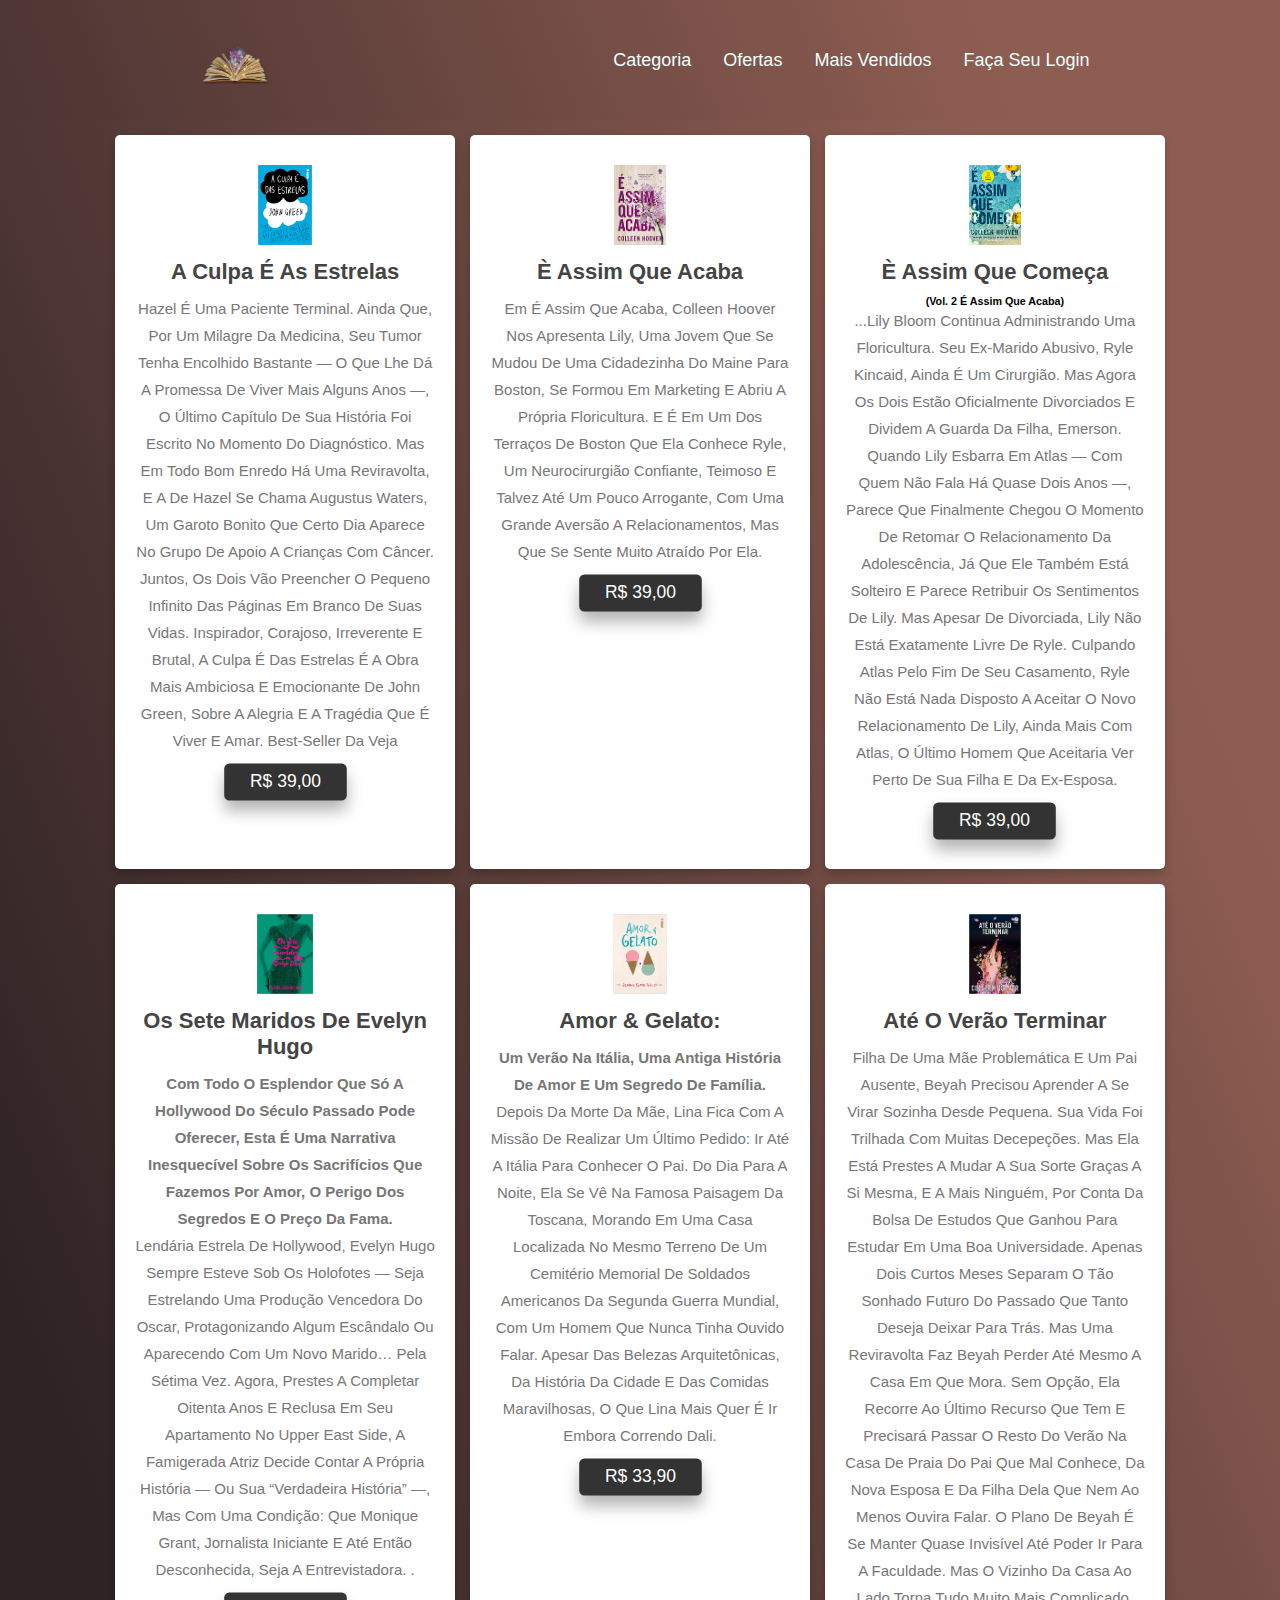
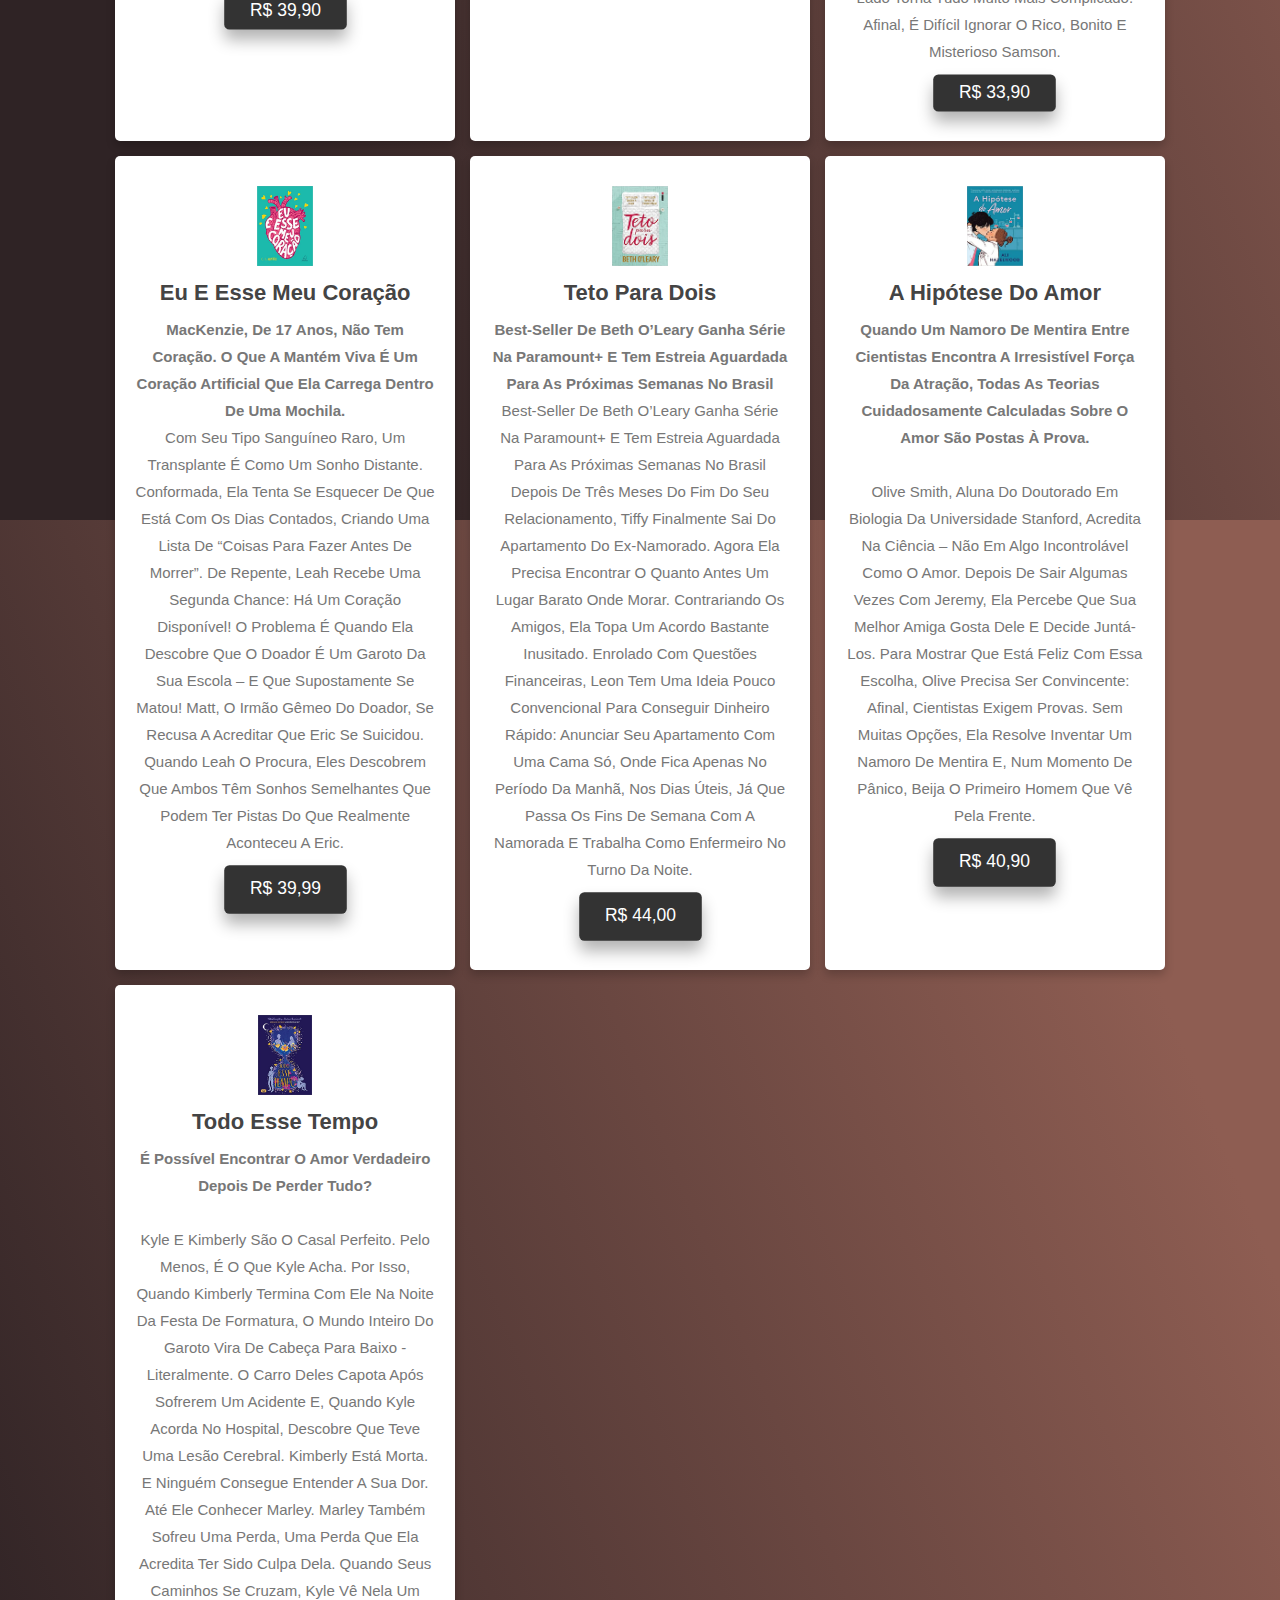
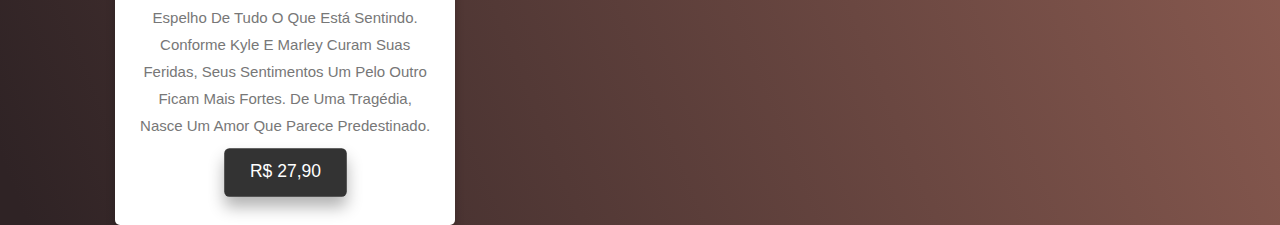
<file: a.ingridy/avaliacao/romance.html>
<!DOCTYPE html>
<html lang="en">

<head>
    <meta charset="UTF-8">
    <meta http-equiv="X-UA-Compatible" content="IE=edge">
    <meta name="viewport" content="width=device-width, initial-scale=1.0">
    <link rel="stylesheet" href="romance.css">
    <title>ROMANCE</title>
</head>

<header class="cabecalho">
    <img class="cabecalho-imgem" src="logo.png" width="90px">
    <nav class="cabecalho-menu">
        <a class="cabecalho-menu-item" href="categoria.html">Categoria</a>
        <a class="cabecalho-menu-item" href="ofertas.html">Ofertas</a>
        <a class="cabecalho-menu-item" href="vendidos.html">Mais vendidos</a>
        <a class="cabecalho-menu-item" href="cadrasto.html">Faça seu login</a>
    </nav>
</header> 

<body>
    <div class="container">

        <div class="box-container">

            <div class="box">
                <img src="livro1.jpg">
                <h3>A culpa é as estrelas</h3>
                <p>Hazel é uma paciente terminal. Ainda que, por um milagre da medicina, seu tumor tenha encolhido
                    bastante ― o que lhe dá a promessa de viver mais alguns anos ―, o último capítulo de sua história
                    foi escrito no momento do diagnóstico.

                    Mas em todo bom enredo há uma reviravolta, e a de Hazel se chama Augustus Waters, um garoto bonito
                    que certo dia aparece no Grupo de Apoio a Crianças com Câncer. Juntos, os dois vão preencher o
                    pequeno infinito das páginas em branco de suas vidas.

                    Inspirador, corajoso, irreverente e brutal, A culpa é das estrelas é a obra mais ambiciosa e
                    emocionante de John Green, sobre a alegria e a tragédia que é viver e amar.

                    Best-seller da Veja</p>
                <a href="#" class="btn">R$ 39,00</a>
            </div>
            <div class="box">
                <img src="livro2.jpg">
                <h3>È assim que acaba</h3>
                <p>Em É assim que acaba, Colleen Hoover nos apresenta Lily, uma jovem que se mudou de uma cidadezinha do
                    Maine para Boston, se formou em marketing e abriu a própria floricultura. E é em um dos terraços de
                    Boston que ela conhece Ryle, um neurocirurgião confiante, teimoso e talvez até um pouco arrogante,
                    com uma grande aversão a relacionamentos, mas que se sente muito atraído por ela.
                </p>
                <a href="#" class="btn">R$ 39,00</a>
            </div>
            <div class="box">
                <img src="livro3.jpg">
                <h3> È assim que começa </h3>
                <h6>(Vol. 2 É assim que acaba)</h6>
                <p>
                    ...Lily Bloom continua administrando uma floricultura. Seu ex-marido abusivo, Ryle Kincaid, ainda é
                    um cirurgião. Mas agora os dois estão oficialmente divorciados e dividem a guarda da filha, Emerson.
                    Quando Lily esbarra em Atlas ― com quem não fala há quase dois anos ―, parece que finalmente chegou
                    o momento de retomar o relacionamento da adolescência, já que ele também está solteiro e parece
                    retribuir os sentimentos de Lily. Mas apesar de divorciada, Lily não está exatamente livre de Ryle.
                    Culpando Atlas pelo fim de seu casamento, Ryle não está nada disposto a aceitar o novo
                    relacionamento de Lily, ainda mais com Atlas, o último homem que aceitaria ver perto de sua filha e
                    da ex-esposa.
                </p>
                <a href="#" class="btn">R$ 39,00</a>
            </div>
            <div class="box">
                <img src="livro4.jpg">
                <h3>Os sete maridos de Evelyn Hugo</h3>
                <p><strong>Com todo o esplendor que só a Hollywood do século passado pode oferecer, esta é uma narrativa
                        inesquecível sobre os sacrifícios que fazemos por amor, o perigo dos segredos e o preço da
                        fama.</strong>
                    <br>
                    Lendária estrela de Hollywood, Evelyn Hugo sempre esteve sob os holofotes ― seja estrelando uma
                    produção vencedora do Oscar, protagonizando algum escândalo ou aparecendo com um novo marido… pela
                    sétima vez. Agora, prestes a completar oitenta anos e reclusa em seu apartamento no Upper East Side,
                    a famigerada atriz decide contar a própria história ― ou sua “verdadeira história” ―, mas com uma
                    condição: que Monique Grant, jornalista iniciante e até então desconhecida, seja a entrevistadora.
                    .
                </p>
                <a href="#" class="btn">R$ 39,90</a>
            </div>
            <div class="box">
                <img src="livro5.jpg">
                <h3>Amor & Gelato:</h3>
                <p><strong>Um verão na Itália, uma antiga história de amor e um segredo de família.</strong>
                    <br>

                    Depois da morte da mãe, Lina fica com a missão de realizar um último pedido: ir até a Itália para
                    conhecer o pai. Do dia para a noite, ela se vê na famosa paisagem da Toscana, morando em uma casa
                    localizada no mesmo terreno de um cemitério memorial de soldados americanos da Segunda Guerra
                    Mundial, com um homem que nunca tinha ouvido falar. Apesar das belezas arquitetônicas, da história
                    da cidade e das comidas maravilhosas, o que Lina mais quer é ir embora correndo dali.
                </p>
                <a href="#" class="btn">R$ 33,90</a>
            </div>
            <div class="box">
                <img src="livro6.jpg">
                <h3>Até o verão terminar</h3>
                <p>Filha de uma mãe problemática e um pai ausente, Beyah precisou aprender a se virar sozinha desde
                    pequena. Sua vida foi trilhada com muitas decepeções. Mas ela está prestes a mudar a sua sorte
                    graças a si mesma, e a mais ninguém, por conta da bolsa de estudos que ganhou para estudar em uma
                    boa universidade. Apenas dois curtos meses separam o tão sonhado futuro do passado que tanto deseja
                    deixar para trás. Mas uma reviravolta faz Beyah perder até mesmo a casa em que mora.

                    Sem opção, ela recorre ao último recurso que tem e precisará passar o resto do verão na casa de
                    praia do pai que mal conhece, da nova esposa e da filha dela que nem ao menos ouvira falar. O plano
                    de Beyah é se manter quase invisível até poder ir para a faculdade. Mas o vizinho da casa ao lado
                    torna tudo muito mais complicado. Afinal, é difícil ignorar o rico, bonito e misterioso Samson.
                </p>
                <a href="#" class="btn">R$ 33,90</a>
            </div>
            <div class="box">
                <img src="livro7.jpg">
                <h3>Eu e esse meu coração</h3>
                <p><strong> MacKenzie, de 17 anos, não tem coração. O que a mantém viva é um coração artificial que ela
                        carrega dentro de uma mochila.</strong>
                    <br>

                    Com seu tipo sanguíneo raro, um transplante é como um sonho distante. Conformada, ela tenta se
                    esquecer de que está com os dias contados, criando uma lista de “coisas para fazer antes de morrer”.

                    De repente, Leah recebe uma segunda chance: há um coração disponível! O problema é quando ela
                    descobre que o doador é um garoto da sua escola – e que supostamente se matou!
                    Matt, o irmão gêmeo do doador, se recusa a acreditar que Eric se suicidou. Quando Leah o procura,
                    eles descobrem que ambos têm sonhos semelhantes que podem ter pistas do que realmente aconteceu a
                    Eric.

                    <br>
                    <a href="#" class="btn">R$ 39,99</a>
            </div>
            <div class="box">
                <img src="livro8.jpg">
                <h3>Teto para dois</h3>
                <p><strong> Best-seller de Beth O’Leary ganha série na Paramount+ e tem estreia aguardada para as
                        próximas semanas no Brasil</strong>
                    <br>

                    Best-seller de Beth O’Leary ganha série na Paramount+ e tem estreia aguardada para as próximas
                    semanas no Brasil

                    Depois de três meses do fim do seu relacionamento, Tiffy finalmente sai do apartamento do
                    ex-namorado. Agora ela precisa encontrar o quanto antes um lugar barato onde morar. Contrariando os
                    amigos, ela topa um acordo bastante inusitado.

                    Enrolado com questões financeiras, Leon tem uma ideia pouco convencional para conseguir dinheiro
                    rápido: anunciar seu apartamento com uma cama só, onde fica apenas no período da manhã, nos dias
                    úteis, já que passa os fins de semana com a namorada e trabalha como enfermeiro no turno da noite.


                    <br>
                    <a href="#" class="btn">R$ 44,00</a>
            </div>
            <div class="box">
                <img src="livro9.jpg">
                <h3>A hipótese do amor</h3>
                <p><strong>Quando um namoro de mentira entre cientistas encontra a irresistível força da atração, todas
                        as teorias cuidadosamente calculadas sobre o amor são postas à prova.</strong>
                <p>
                    <br>
                    Olive Smith, aluna do doutorado em Biologia da Universidade Stanford, acredita na ciência – não em
                    algo incontrolável como o amor.

                    Depois de sair algumas vezes com Jeremy, ela percebe que sua melhor amiga gosta dele e decide
                    juntá-los. Para mostrar que está feliz com essa escolha, Olive precisa ser convincente: afinal,
                    cientistas exigem provas.

                    Sem muitas opções, ela resolve inventar um namoro de mentira e, num momento de pânico, beija o
                    primeiro homem que vê pela frente.
                    <br>
                    <a href="#" class="btn">R$ 40,90</a>
            </div>
            <div class="box">
                <img src="livro10.jpg">
                <h3>Todo esse tempo</h3>
                <p><strong>É possível encontrar o amor verdadeiro depois de perder tudo?</strong>
                <p>
                    <br>
                    Kyle e Kimberly são o casal perfeito. Pelo menos, é o que Kyle acha. Por isso, quando Kimberly
                    termina com ele na noite da festa de formatura, o mundo inteiro do garoto vira de cabeça para baixo
                    - literalmente. O carro deles capota após sofrerem um acidente e, quando Kyle acorda no hospital,
                    descobre que teve uma lesão cerebral. Kimberly está morta. E ninguém consegue entender a sua dor.

                    Até ele conhecer Marley.

                    Marley também sofreu uma perda, uma perda que ela acredita ter sido culpa dela. Quando seus caminhos
                    se cruzam, Kyle vê nela um espelho de tudo o que está sentindo. Conforme Kyle e Marley curam suas
                    feridas, seus sentimentos um pelo outro ficam mais fortes. De uma tragédia, nasce um amor que parece
                    predestinado.
                    <br>
                    <a href="#" class="btn">R$ 27,90</a>
            </div>




</body>

</html>
</file>
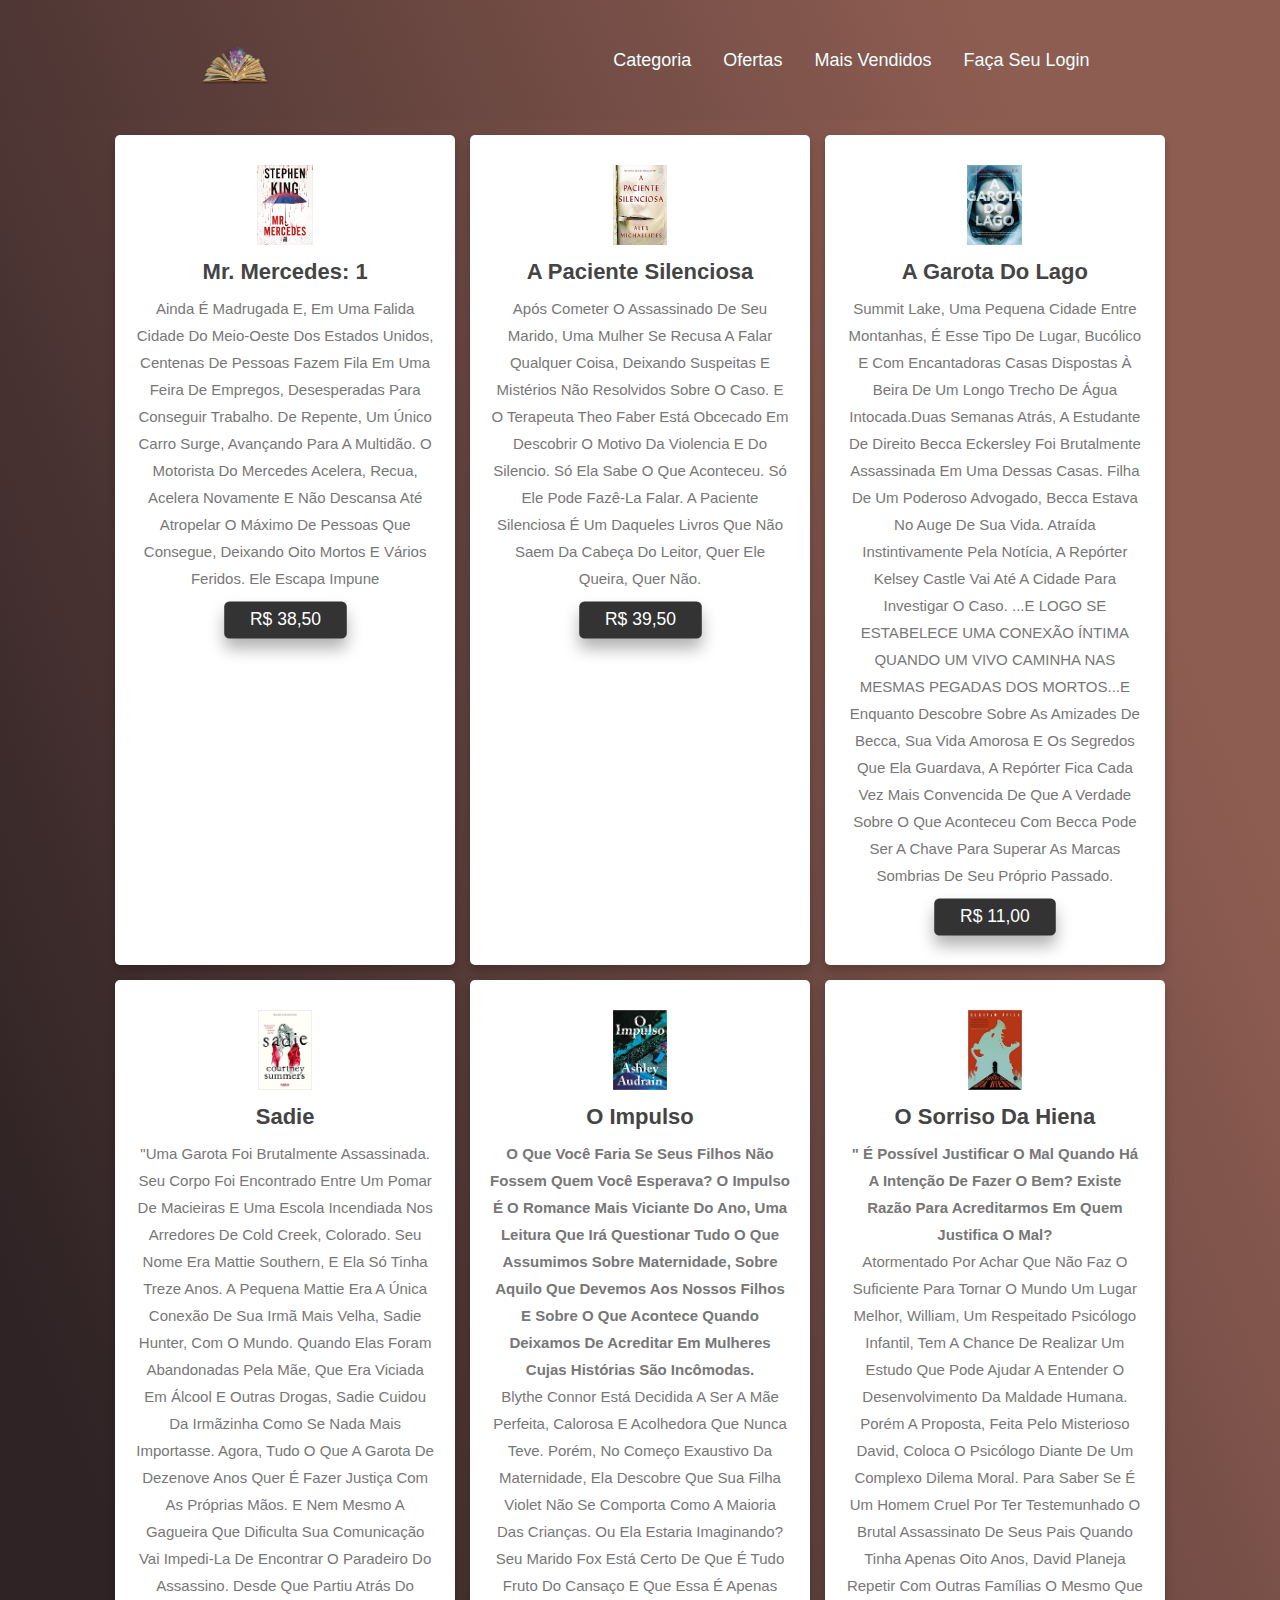
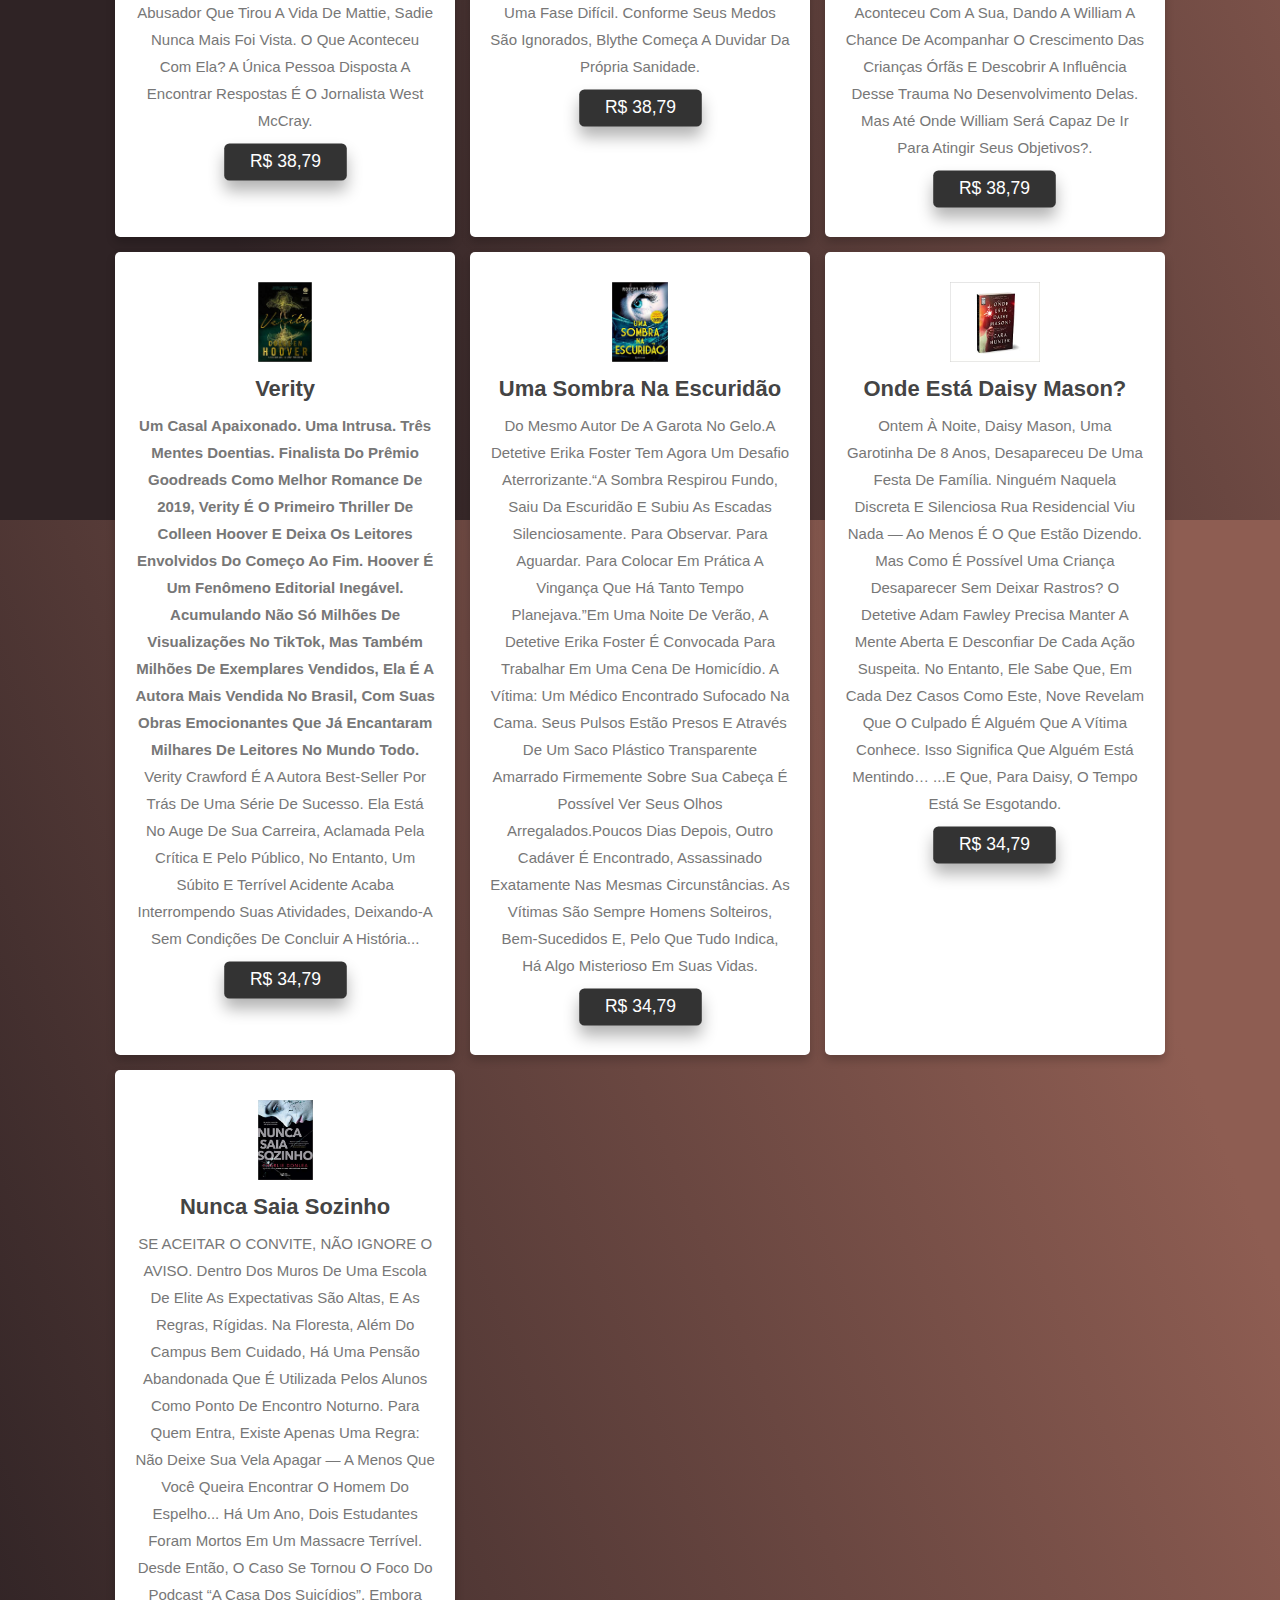
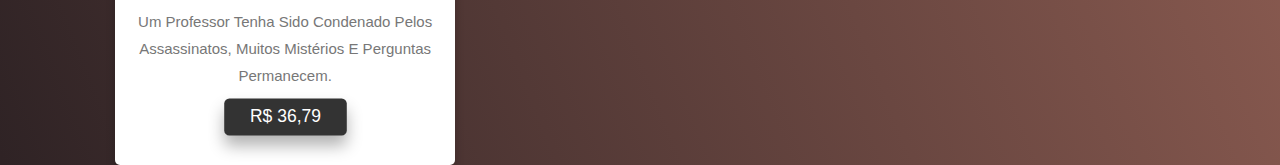
<file: a.ingridy/avaliacao/suspense.html>
<!DOCTYPE html>
<html lang="en">

<head>
    <meta charset="UTF-8">
    <meta http-equiv="X-UA-Compatible" content="IE=edge">
    <meta name="viewport" content="width=device-width, initial-scale=1.0">
    <link rel="stylesheet" href="suspense.css">
    <title>SUSPENSE</title>
</head>

<header class="cabecalho">
    <img class="cabecalho-imgem" src="logo.png" width="90px">
    <nav class="cabecalho-menu">
        <a class="cabecalho-menu-item" href="categoria.html">Categoria</a>
        <a class="cabecalho-menu-item" href="ofertas.html">Ofertas</a>
        <a class="cabecalho-menu-item" href="vendidos.html">Mais vendidos</a>
        <a class="cabecalho-menu-item" href="cadrasto.html">Faça seu login</a>
    </nav>
</header> 

<body>
    <div class="container">

        <div class="box-container">

            <div class="box">
                <img src="livros1.jpg">
                <h3>Mr. Mercedes: 1</h3>
                <p>Ainda é madrugada e, em uma falida cidade do Meio-Oeste dos Estados Unidos, centenas de pessoas fazem
                    fila em uma feira de empregos, desesperadas para conseguir trabalho. De repente, um único carro
                    surge, avançando para a multidão. O motorista do Mercedes acelera, recua, acelera novamente e não
                    descansa até atropelar o máximo de pessoas que consegue, deixando oito mortos e vários feridos. Ele
                    escapa impune
                </p>
                <a href="#" class="btn">R$ 38,50</a>
            </div>
            <div class="box">
                <img src="livros2.jpg">
                <h3>A paciente silenciosa</h3>
                <p>Após cometer o assassinado de seu marido, uma mulher se recusa a falar qualquer coisa, deixando
                    suspeitas e mistérios não resolvidos sobre o caso. E o terapeuta Theo Faber está obcecado em
                    descobrir o motivo da violencia e do silencio. Só ela sabe o que aconteceu. Só ele pode fazê-la
                    falar. A paciente silenciosa é um daqueles livros que não saem da cabeça do leitor, quer ele queira,
                    quer não.
                </p>
                <a href="#" class="btn">R$ 39,50</a>
            </div>
            <div class="box">
                <img src="livros3.jpg">
                <h3>A garota do lago</h3>
                <p>Summit Lake, uma pequena cidade entre montanhas, é esse tipo de lugar, bucólico e com encantadoras
                    casas dispostas à beira de um longo trecho de água intocada.Duas semanas atrás, a estudante de
                    direito Becca Eckersley foi brutalmente assassinada em uma dessas casas. Filha de um poderoso
                    advogado, Becca estava no auge de sua vida. Atraída instintivamente pela notícia, a repórter Kelsey
                    Castle vai até a cidade para investigar o caso. ...E LOGO SE ESTABELECE UMA CONEXÃO ÍNTIMA QUANDO UM
                    VIVO CAMINHA NAS MESMAS PEGADAS DOS MORTOS...E enquanto descobre sobre as amizades de Becca, sua
                    vida amorosa e os segredos que ela guardava, a repórter fica cada vez mais convencida de que a
                    verdade sobre o que aconteceu com Becca pode ser a chave para superar as marcas sombrias de seu
                    próprio passado.
                </p>
                <a href="#" class="btn">R$ 11,00</a>
            </div>
            <div class="box">
                <img src="livros4.jpg">
                <h3>Sadie</h3>
                <p>"Uma garota foi brutalmente assassinada. Seu corpo foi encontrado entre um pomar de macieiras e uma
                    escola incendiada nos arredores de Cold Creek, Colorado. Seu nome era Mattie Southern, e ela só
                    tinha treze anos. A pequena Mattie era a única conexão de sua irmã mais velha, Sadie Hunter, com o
                    mundo. Quando elas foram abandonadas pela mãe, que era viciada em álcool e outras drogas, Sadie
                    cuidou da irmãzinha como se nada mais importasse. Agora, tudo o que a garota de dezenove anos quer é
                    fazer justiça com as próprias mãos. E nem mesmo a gagueira que dificulta sua comunicação vai
                    impedi-la de encontrar o paradeiro do assassino. Desde que partiu atrás do abusador que tirou a vida
                    de Mattie, Sadie nunca mais foi vista. O que aconteceu com ela? A única pessoa disposta a encontrar
                    respostas é o jornalista West McCray.
                </p>
                <a href="#" class="btn">R$ 38,79</a>
            </div>
            <div class="box">
                <img src="livros5.jpg">
                <h3>O impulso</h3>
                <p><strong>O que você faria se seus filhos não fossem quem você esperava? O impulso é o romance mais
                        viciante do ano, uma leitura que irá questionar tudo o que assumimos sobre maternidade, sobre
                        aquilo que devemos aos nossos filhos e sobre o que acontece quando deixamos de acreditar em
                        mulheres cujas histórias são incômodas.</strong>
                    <br>
                    Blythe Connor está decidida a ser a mãe perfeita, calorosa e acolhedora que nunca teve. Porém, no
                    começo exaustivo da maternidade, ela descobre que sua filha Violet não se comporta como a maioria
                    das crianças. Ou ela estaria imaginando? Seu marido Fox está certo de que é tudo fruto do cansaço e
                    que essa é apenas uma fase difícil.
                    Conforme seus medos são ignorados, Blythe começa a duvidar da própria sanidade.
                </p>
                <a href="#" class="btn">R$ 38,79</a>
            </div>
            <div class="box">
                <img src="livros6.jpg">
                <h3>O sorriso da hiena </h3>
                <p><strong>"
                        É possível justificar o mal quando há a intenção de fazer o bem? Existe razão para acreditarmos
                        em quem justifica o mal?</strong>
                    <br>
                    Atormentado por achar que não faz o suficiente para tornar o mundo um lugar melhor, William, um
                    respeitado psicólogo infantil, tem a chance de realizar um estudo que pode ajudar a entender o
                    desenvolvimento da maldade humana.

                    Porém a proposta, feita pelo misterioso David, coloca o psicólogo diante de um complexo dilema
                    moral. Para saber se é um homem cruel por ter testemunhado o brutal assassinato de seus pais quando
                    tinha apenas oito anos, David planeja repetir com outras famílias o mesmo que aconteceu com a sua,
                    dando a William a chance de acompanhar o crescimento das crianças órfãs e descobrir a influência
                    desse trauma no desenvolvimento delas.

                    Mas até onde William será capaz de ir para atingir seus objetivos?.
                </p>
                <a href="#" class="btn">R$ 38,79</a>
            </div>
            <div class="box">
                <img src="livros7.jpg">
                <h3>Verity </h3>
                <p><strong>
                        Um casal apaixonado. Uma intrusa. Três mentes doentias. Finalista do prêmio Goodreads como
                        melhor romance de 2019, Verity é o primeiro thriller de Colleen Hoover e deixa os leitores
                        envolvidos do começo ao fim.

                        Hoover é um fenômeno editorial inegável. Acumulando não só milhões de visualizações no TikTok,
                        mas também milhões de exemplares vendidos, ela é a autora mais vendida no Brasil, com suas obras
                        emocionantes que já encantaram milhares de leitores no mundo todo.</strong>
                    <br>
                    Verity Crawford é a autora best-seller por trás de uma série de sucesso. Ela está no auge de sua
                    carreira, aclamada pela crítica e pelo público, no entanto, um súbito e terrível acidente acaba
                    interrompendo suas atividades, deixando-a sem condições de concluir a história...
                </p>
                <a href="#" class="btn">R$ 34,79</a>
            </div>
            <div class="box">
                <img src="livros8.jpg">
                <h3>Uma sombra na escuridão </h3>
                <p>Do mesmo autor de A garota no gelo.A Detetive Erika Foster tem agora um desafio aterrorizante.“A
                    sombra respirou fundo, saiu da escuridão e subiu as escadas silenciosamente. Para observar. Para
                    aguardar. Para colocar em prática a vingança que há tanto tempo planejava.”Em uma noite de verão, a
                    Detetive Erika Foster é convocada para trabalhar em uma cena de homicídio. A vítima: um médico
                    encontrado sufocado na cama. Seus pulsos estão presos e através de um saco plástico transparente
                    amarrado firmemente sobre sua cabeça é possível ver seus olhos arregalados.Poucos dias depois, outro
                    cadáver é encontrado, assassinado exatamente nas mesmas circunstâncias. As vítimas são sempre homens
                    solteiros, bem-sucedidos e, pelo que tudo indica, há algo misterioso em suas vidas.
                </p>
                <a href="#" class="btn">R$ 34,79</a>
            </div>
            <div class="box">
                <img src="livros9.jpg">
                <h3>Onde está Daisy Mason? </h3>
                <p>Ontem à noite, Daisy Mason, uma garotinha de 8 anos, desapareceu de uma festa de família.

                    Ninguém naquela discreta e silenciosa rua residencial viu nada ― ao menos é o que estão dizendo.
                    
                    Mas como é possível uma criança desaparecer sem deixar rastros?
                    
                    O detetive Adam Fawley precisa manter a mente aberta e desconfiar de cada ação suspeita. No entanto, ele sabe que, em cada dez casos como este, nove revelam que o culpado é alguém que a vítima conhece. Isso significa que alguém está mentindo…
                    
                    ...e que, para Daisy, o tempo está se esgotando.
                </p>
                <a href="#" class="btn">R$ 34,79</a>
            </div>
            <div class="box">
                <img src="livros10.jpg">
                <h3> Nunca Saia Sozinho</h3>
                <p>SE ACEITAR O CONVITE, NÃO IGNORE O AVISO. Dentro dos muros de uma escola de elite as expectativas são altas, e as regras, rígidas. Na floresta, além do campus bem cuidado, há uma pensão abandonada que é utilizada pelos alunos como ponto de encontro noturno. Para quem entra, existe apenas uma regra: não deixe sua vela apagar ― a menos que você queira encontrar o Homem do Espelho... Há um ano, dois estudantes foram mortos em um massacre terrível. Desde então, o caso se tornou o foco do podcast “A casa dos suicídios”. Embora um professor tenha sido condenado pelos assassinatos, muitos mistérios e perguntas permanecem.
                </p>
                <a href="#" class="btn">R$ 36,79</a>
            </div>
</body>

</html>
</file>
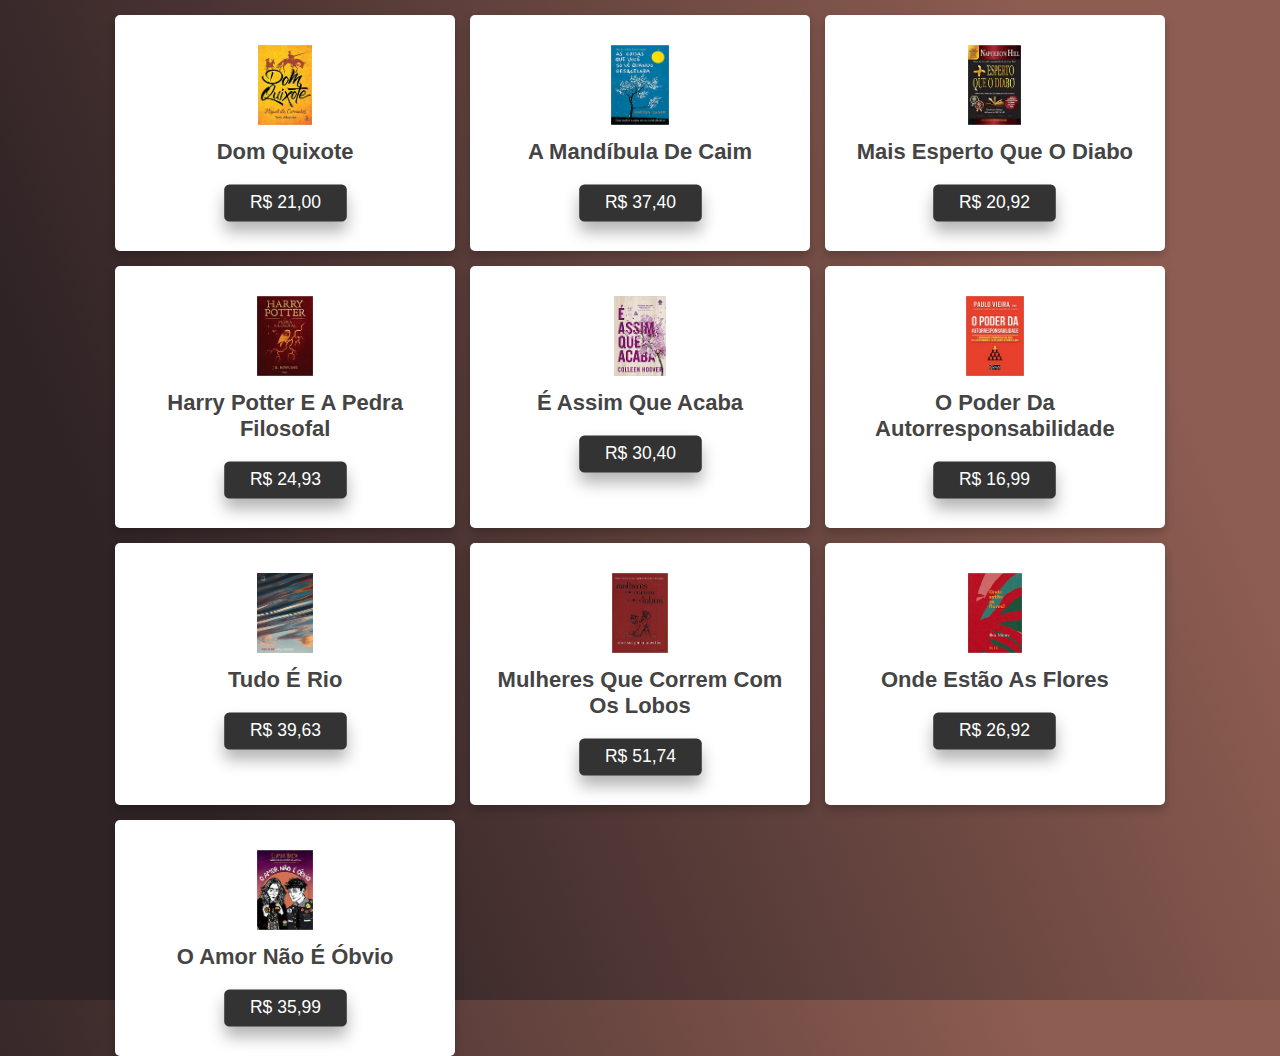
<file: a.ingridy/avaliacao/vendidos.html>
<!DOCTYPE html>
<html lang="en">

<head>
    <meta charset="UTF-8">
    <meta http-equiv="X-UA-Compatible" content="IE=edge">
    <meta name="viewport" content="width=device-width, initial-scale=1.0">
    <link rel="stylesheet" href="vendidos.css">
    <title>MAS VENDIDOS</title>
</head>

<body>
    <div class="container">

        <div class="box-container">


            <div class="box">
                <img src="livrov1.jpg">
                <h3>Dom Quixote </h3>

                <a href="romance.html" class="btn">R$ 21,00</a>
            </div>

            <div class="box">
                <img src="livro02.jpg">
                <h3>A mandíbula de Caim</h3>

                <a href="classico.html" class="btn">R$ 37,40</a>

            </div>
            <div class="box">
                <img src="livrov3.jpg">
                <h3>Mais esperto que o Diabo </h3>

                <a href="#" class="btn">R$ 20,92</a>
            </div>
            <div class="box">
                <img src="livrov4.jpg">
                <h3>Harry Potter e a Pedra Filosofal </h3>

                <a href="" class="btn">R$ 24,93</a>

            </div>
            <div class="box">
                <img src="livro2.jpg">
                <h3>É Assim que Acaba</h3>

                <a href="" class="btn">R$ 30,40</a>

            </div>
            <div class="box">
                <img src="livrov5.jpg">
                <h3>O poder da autorresponsabilidade </h3>

                <a href="" class="btn">R$ 16,99</a>

            </div>
            <div class="box">
                <img src="livrov6.jpg">
                <h3>Tudo é rio</h3>

                <a href="" class="btn">R$ 39,63</a>

            </div>
            <div class="box">
                <img src="livrov7.jpg">
                <h3>Mulheres que correm com os lobos</h3>

                <a href="" class="btn">R$ 51,74</a>

            </div>
            <div class="box">
                <img src="livrov8.jpg">
                <h3>Onde estão as flores </h3>

                <a href="" class="btn">R$ 26,92</a>

            </div>
            <div class="box">
                <img src="livrov9.jpg">
                <h3>O amor não é óbvio </h3>

                <a href="" class="btn">R$ 35,99</a>

            </div>
</body>

</html>
</file>
<file: a.ingridy/avaliacao/style.css>
@import url('https://fonts.googleapis.com/css2?family=Righteous&display=swap');

* {
    margin: 0;
    padding: 0;
    box-sizing: border-box;
    text-decoration: none;
}

body {
    font-size: 100%;
    background: linear-gradient(68.15deg, #2F2325 16.62%, #8E5D52 85.61%);
}

.cabecalho {
    display: flex;
    flex-direction: row;
    align-items: center;
    justify-content: space-around;
    padding: 24px;
}

.cabecalho-imgem {
    height: 72px;
}

.cabecalho-menu {
    display: flex;
    gap: 32px;
}

.cabecalho-menu-item {
    font-size: 'Sarala', sans-serif;
    color: azure;
    font-weight: 400;
    font-size: 18px;
}

.conteudo {
    margin-bottom: 48px;
    border-top: 0.4px solid #FFF2E7;
}

.conteudo-principal {
    display: flex;
    flex-direction: row;
    align-items: center;
    justify-content: space-around;
}

.conteudo-principal-escrito {
    display: flex;
    flex-direction: column;
    gap: 32px;
}

.conteudo-principal-escrito-titulo {
    font-family: 'Righteous', cursive;
    font-weight: 400;
    font-size: 64px;
    color: #FFF2E7;
}

.conteudo-principal-escrito-subtitulo {
    font-family: 'Sarala', sans-serif;
    font-weight: 400;
    font-size: 24px;
    color: #ECD6C4;
}

.conteudo-principal-escrito-botao {
    background-color: #ECD6C4;
    width: 180px;
    height: 60px;
    border: none;
    box-shadow: 4px 5px 4px rgba(0, 0, 0, 0.25);
    border-radius: 20px;
    font-family: 'Sarala', sans-serif;
    font-weight: 400;
    font-size: 24px;
    color: #2F2325;
}

.conteudo-principal-escrito-botao:hover {
    background-color: rgba(236, 214, 196, 0.53);
}

.conteudo-principal-imagem {
    height: 430px;
}

.onteudo-secundario {
    display: flex;
    flex-direction: column;
    align-items: center;
    gap: 24px;
    margin-top: 48px;
}

.conteudo-secundario-titulo {
    border-top: 0.4px solid #FFF2EF;
    padding-top: 48px;
    font-family: 'Righteous', cursive;
    font-weight: 400;
    font-size: 24px;
    color: #FFF2EF;
    margin-bottom: 16px;
}

.conteudo-secundario-paragrafo {
    font-family: 'Sarala', sans-serif;
    font-weight: 300;
    font-size: 18px;
    color: #ECD6C4;
}

.rodape {
    padding: 32px;
    border-top: 0.4px solid #FFF2EF;
}

.rodape-imagem {
    height: 50px;
    display: block;
    margin: 0 auto;
}

@media (max-width:768px) {
    .cabecalho {
        padding: 20px;
        background: linear-gradient(68.15deg, #2F2325 16.62%, #8E5D52 85.61%);
    }
}
@media (max-width:768px) {
    .cabecalho{
        padding: 20px;
    }
}
</file>
<file: a.ingridy/avaliacao/cad.css>
@import url('https://fonts.googleapis.com/css2?family=Righteous&display=swap');

* {
    margin: 0;
    padding: 0;
    box-sizing: border-box;
    text-decoration: none;
}

body {
    font-size: 100%;
    background: linear-gradient(68.15deg, #2F2325 16.62%, #8E5D52 85.61%);
    font-family: 'Righteous', cursive;
    font-weight: 400;
    color: #FFF2E7;
    max-width: 1200px;
    margin: 0 auto;
    padding: 20px;
}

header {
    display: flex;
    flex-direction: row;
    justify-content: space-between;
    align-items: center;

}

#title {
    flex-direction: column;
    line-height: 30px;
}
.cabecalho-menu{
    display: flex;
    gap: 32px;}

.cabecalho-menu-item {
    font-size: 'Sarala', sans-serif;
    color: azure;
    font-weight: 400;
    font-size: 18px;
}

h1 {
    font-weight: 500;

}

main {
    display: flex;
    flex-direction: row;
    margin-top: 50px;
}
.conteudo-principal-escrito-subtitulo{
    font-family: 'Sarala', sans-serif;
    font-weight: 400;
    font-size: 24px;
    color: #ECD6C4;
}
.cabecalho-imgem{
    width: 520px;
}
form{
    display: flex;
    flex-direction: column;
    width: 70%;
}
.subm{
    height: 50px;
    width: 50%;
    background-color: #8E5D52;
    color: #ECD6C4;
    font-weight: bold;
}

input{
    margin-top: 20px;
    height: 20px;
    padding: 15px;
    border-radius: 20px;
    border: none;
    font-size: 15px;
}
@media (max-width:768px) {
    .container{
        padding: 20px;
        background: linear-gradient(68.15deg, #2F2325 16.62%,  #8E5D52 85.61%);
    }
}
</file>
<file: a.ingridy/avaliacao/categ.css>
@import url('https://fonts.googleapis.com/css2?family=Righteous&display=swap');

*{
    font-family: 'Poppins', sans-serif;
    margin: 0; padding: 0;
    box-sizing: border-box;
    outline: none; border: none;
    text-decoration: none;
    text-transform: capitalize;
    transition: .2s linear;
}

body {
    font-size: 100%;
    background: linear-gradient(68.15deg, #2F2325 16.62%, #8E5D52 85.61%);
}

.cabecalho {
    display: flex;
    flex-direction: row;
    align-items: center;
    justify-content: space-around;
    padding: 24px;
}

@media (max-width:768px) {
    .cabecalho {
        padding: 20px;
        background: linear-gradient(68.15deg, #2F2325 16.62%, #8E5D52 85.61%);
    }
}

.cabecalho-imgem {
    height: 72px;
}

.cabecalho-menu {
    display: flex;
    gap: 32px;
}

.cabecalho-menu-item {
    font-size: 'Sarala', sans-serif;
    color: azure;
    font-weight: 400;
    font-size: 18px;
}

.container{
    background: linear-gradient(68.15deg, #2F2325 16.62%,  #8E5D52 85.61%);
    padding: 15px 9%;
    padding-bottom: 100px;
    height: 1000px;
}
.container .heading{
    text-align: center;
    padding-bottom: 15px;
    color: #fff;
    text-shadow: 0 5px 10px rgba(0, 0, 0, .2);
    font-size: 50px;
}
.container .box-container{
    display: grid;
    grid-template-columns:repeat(auto-fit,minmax(270px,1fr)) ;
    gap: 15px;
}
.container .box-container .box{
    box-shadow: 0 5px 10px rgba(0, 0, 0, .2);
    border-radius: 5px;
    background: #fff;
    text-align: center;
    padding: 30px 20px;
}
.container .box-container .box img{
    height: 80px;
}
.container .box-container .box h3{
    color: #444;
    font-size: 22px;
    padding: 10px 0;
}
.container .box-container .box p{
    color: #777;
    font-size: 15px;
    line-height:1.8 ;
}
.container .box-container .box .btn{
    margin-top: 10px;
    display: inline-block;
    background: #333;
    color: #fff;
    font-size: 17px;
    border-radius: 5px;
    padding: 8px 25px;
}
.container .box-container .box .btn:hover{
    letter-spacing: 1px;
}
.container .box-container .box .btn{
    box-shadow: 0 10px 15px rgba(0, 0, 0, .3);
    transform: scale(1.03);
}
@media (max-width:768px) {
    .container{
        padding: 20px;
    }
}
</file>
<file: a.ingridy/avaliacao/classico.css>
@import url('https://fonts.googleapis.com/css2?family=Righteous&display=swap');

*{
    font-family: 'Poppins', sans-serif;
    margin: 0; padding: 0;
    box-sizing: border-box;
    outline: none; border: none;
    text-decoration: none;
    text-transform: capitalize;
    transition: .2s linear;
}

body {
    font-size: 100%;
    background: linear-gradient(68.15deg, #2F2325 16.62%, #8E5D52 85.61%);
}

.cabecalho {
    display: flex;
    flex-direction: row;
    align-items: center;
    justify-content: space-around;
    padding: 24px;
}

@media (max-width:768px) {
    .cabecalho {
        padding: 20px;
        background: linear-gradient(68.15deg, #2F2325 16.62%, #8E5D52 85.61%);
    }
}

.cabecalho-imgem {
    height: 72px;
}

.cabecalho-menu {
    display: flex;
    gap: 32px;
}

.cabecalho-menu-item {
    font-size: 'Sarala', sans-serif;
    color: azure;
    font-weight: 400;
    font-size: 18px;
}

.container{
    background: linear-gradient(68.15deg, #2F2325 16.62%,  #8E5D52 85.61%);
    padding: 15px 9%;
    padding-bottom: 100px;
    height: 2000px;
}
.container .heading{
    text-align: center;
    padding-bottom: 15px;
    color: #fff;
    text-shadow: 0 5px 10px rgba(0, 0, 0, .2);
    font-size: 50px;
}
.container .box-container{
    display: grid;
    grid-template-columns:repeat(auto-fit,minmax(270px,1fr)) ;
    gap: 15px;
}
.container .box-container .box{
    box-shadow: 0 5px 10px rgba(0, 0, 0, .2);
    border-radius: 5px;
    background: #fff;
    text-align: center;
    padding: 30px 20px;
}
.container .box-container .box img{
    height: 80px;
}
.container .box-container .box h3{
    color: #444;
    font-size: 22px;
    padding: 10px 0;
}
.container .box-container .box p{
    color: #777;
    font-size: 15px;
    line-height:1.8 ;
}
.container .box-container .box .btn{
    margin-top: 10px;
    display: inline-block;
    background: #333;
    color: #fff;
    font-size: 17px;
    border-radius: 5px;
    padding: 8px 25px;
}
.container .box-container .box .btn:hover{
    letter-spacing: 1px;
}
.container .box-container .box .btn{
    box-shadow: 0 10px 15px rgba(0, 0, 0, .3);
    transform: scale(1.03);
}
@media (max-width:768px) {
    .container{
        padding: 20px;
        background: linear-gradient(68.15deg, #2F2325 16.62%,  #8E5D52 85.61%);
    }
}
</file>
<file: a.ingridy/avaliacao/fantasia.css>
@import url('https://fonts.googleapis.com/css2?family=Righteous&display=swap');

*{
    font-family: 'Poppins', sans-serif;
    margin: 0; padding: 0;
    box-sizing: border-box;
    outline: none; border: none;
    text-decoration: none;
    text-transform: capitalize;
    transition: .2s linear;
}

body {
    font-size: 100%;
    background: linear-gradient(68.15deg, #2F2325 16.62%, #8E5D52 85.61%);
}

.cabecalho {
    display: flex;
    flex-direction: row;
    align-items: center;
    justify-content: space-around;
    padding: 24px;
}

@media (max-width:768px) {
    .cabecalho {
        padding: 20px;
        background: linear-gradient(68.15deg, #2F2325 16.62%, #8E5D52 85.61%);
    }
}

.cabecalho-imgem {
    height: 72px;
}

.cabecalho-menu {
    display: flex;
    gap: 32px;
}

.cabecalho-menu-item {
    font-size: 'Sarala', sans-serif;
    color: azure;
    font-weight: 400;
    font-size: 18px;
}

.container{
    background: linear-gradient(68.15deg, #2F2325 16.62%,  #8E5D52 85.61%);
    padding: 15px 9%;
    padding-bottom: 100px;
    height: 2000px;
}
.container .heading{
    text-align: center;
    padding-bottom: 15px;
    color: #fff;
    text-shadow: 0 5px 10px rgba(0, 0, 0, .2);
    font-size: 50px;
}
.container .box-container{
    display: grid;
    grid-template-columns:repeat(auto-fit,minmax(270px,1fr)) ;
    gap: 15px;
}
.container .box-container .box{
    box-shadow: 0 5px 10px rgba(0, 0, 0, .2);
    border-radius: 5px;
    background: #fff;
    text-align: center;
    padding: 30px 20px;
}
.container .box-container .box img{
    height: 80px;
}
.container .box-container .box h3{
    color: #444;
    font-size: 22px;
    padding: 10px 0;
}
.container .box-container .box p{
    color: #777;
    font-size: 15px;
    line-height:1.8 ;
}
.container .box-container .box .btn{
    margin-top: 10px;
    display: inline-block;
    background: #333;
    color: #fff;
    font-size: 17px;
    border-radius: 5px;
    padding: 8px 25px;
}
.container .box-container .box .btn:hover{
    letter-spacing: 1px;
}
.container .box-container .box .btn{
    box-shadow: 0 10px 15px rgba(0, 0, 0, .3);
    transform: scale(1.03);
}
@media (max-width:768px) {
    .container{
        padding: 20px;
        background: linear-gradient(68.15deg, #2F2325 16.62%,  #8E5D52 85.61%);
    }
}
</file>
<file: a.ingridy/avaliacao/login.css>
@import url('https://fonts.googleapis.com/css2?family=Righteous&display=swap');

* {
    margin: 0;
    padding: 0;
    box-sizing: border-box;
    font-family: 'Inter', sans-serif;
    text-decoration: none;
}

body {
    width: 100%;
    height: 100vh;
    display: flex;
    justify-content: center;
    align-items: center;
    background: linear-gradient(68.15deg, #2F2325 16.62%, #8E5D52 85.61%);
}

.cabecalho {
    display: flex;
    flex-direction: row;
    align-items: center;
    justify-content: space-around;
    padding: 24px;
}

@media (max-width:768px) {
    .cabecalho {
        padding: 20px;
        background: linear-gradient(68.15deg, #2F2325 16.62%, #8E5D52 85.61%);
    }
}

.cabecalho-imgem {
    height: 72px;
}

.cabecalho-menu {
    display: flex;
    gap: 32px;
}

.cabecalho-menu-item {
    font-size: 'Sarala', sans-serif;
    color: azure;
    font-weight: 400;
    font-size: 18px;
}

.continer {
    width: 80%;
    height: 80vh;
    display: flex;
    box-shadow: 5px 5px 10px rgba(0, 0, 0, .212);
}

.form-image {
    width: 50%;
    display: flex;
    justify-content: center;
    align-items: center;
    padding: 1rem;
}

.form-image img {
    width: 31rem;
}

.form {
    width: 50%;
    display: flex;
    justify-content: center;
    align-items: center;
    flex-direction: column;
    background-color: #8E5D52;
    padding: 3rem;
}

.input-group {
    display: flex;
    flex-wrap: wrap;
    justify-content: space-betwwen;
    padding: 1rem 0;
}

.input-box {
    display: flex;
    flex-direction: column;
    margin-bottom: 1.1rem;

}

.input-box input {
    margin: 0.6rem 0;
    padding: 0.8rem;
    border: none;
    border: none;
    border-radius: 10px;
    box-shadow: 1px 1px 6px #0000001c;
}

.input-box input:focus-visible {
    outline: 1px solid #2F2325;
}
@media screen and (max-with:1330px) {
    .form-image{
        display: none;
    }
    .container{
        width:50%;

    }
    .form {
        width:100%;
    }
}
@media screen and(max-width:1064px){
    .container{
        width:90%;
        height: auto;
    }
    .input-group{
        flex-direction:column;
        overflow-y: scroll;
        flex-wrap: nowrap;
        max-height: 10rem;
        padding-right:5rem ;

    }
    .gender-input{
        margin-top: 2rem;

    }
    .gender-group{
        flex-direction: column;

    }
    .gender-input{
        margin-top:0.5rem
    }
}
</file>
<file: a.ingridy/avaliacao/oferta.css>
@import url('https://fonts.googleapis.com/css2?family=Righteous&display=swap');

*{
    font-family: 'Poppins', sans-serif;
    margin: 0; padding: 0;
    box-sizing: border-box;
    outline: none; border: none;
    text-decoration: none;
    text-transform: capitalize;
    transition: .2s linear;
}

body {
    font-size: 100%;
    background: linear-gradient(68.15deg, #2F2325 16.62%, #8E5D52 85.61%);
}

.cabecalho {
    display: flex;
    flex-direction: row;
    align-items: center;
    justify-content: space-around;
    padding: 24px;
}

@media (max-width:768px) {
    .cabecalho {
        padding: 20px;
        background: linear-gradient(68.15deg, #2F2325 16.62%, #8E5D52 85.61%);
    }
}
.paragrafo{
    text-decoration: line-through;
}

.cabecalho-imgem {
    height: 72px;
}

.cabecalho-menu {
    display: flex;
    gap: 32px;
}

.cabecalho-menu-item {
    font-size: 'Sarala', sans-serif;
    color: azure;
    font-weight: 400;
    font-size: 18px;
}

.container{
    background: linear-gradient(68.15deg, #2F2325 16.62%,  #8E5D52 85.61%);
    padding: 15px 9%;
    padding-bottom: 100px;
    height: 1000px;
}
.container .heading{
    text-align: center;
    padding-bottom: 15px;
    color: #fff;
    text-shadow: 0 5px 10px rgba(0, 0, 0, .2);
    font-size: 50px;
}
.container .box-container{
    display: grid;
    grid-template-columns:repeat(auto-fit,minmax(270px,1fr)) ;
    gap: 15px;
}
.container .box-container .box{
    box-shadow: 0 5px 10px rgba(0, 0, 0, .2);
    border-radius: 5px;
    background: #fff;
    text-align: center;
    padding: 30px 20px;
}
.container .box-container .box img{
    height: 80px;
}
.container .box-container .box h3{
    color: #444;
    font-size: 22px;
    padding: 10px 0;
}
.container .box-container .box p{
    color: #777;
    font-size: 15px;
    line-height:1.8 ;
}
.container .box-container .box .btn{
    margin-top: 10px;
    display: inline-block;
    background: #333;
    color: #fff;
    font-size: 17px;
    border-radius: 5px;
    padding: 8px 25px;
}
.container .box-container .box .btn:hover{
    letter-spacing: 1px;
}
.container .box-container .box .btn{
    box-shadow: 0 10px 15px rgba(0, 0, 0, .3);
    transform: scale(1.03);
}
@media (max-width:768px) {
    .container{
        padding: 20px;
    }
}
</file>
<file: a.ingridy/avaliacao/romance.css>
@import url('https://fonts.googleapis.com/css2?family=Righteous&display=swap');

* {
    font-family: 'Poppins', sans-serif;
    margin: 0;
    padding: 0;
    box-sizing: border-box;
    outline: none;
    border: none;
    text-decoration: none;
    text-transform: capitalize;
    transition: .2s linear;
}

body {
    font-size: 100%;
    background: linear-gradient(68.15deg, #2F2325 16.62%, #8E5D52 85.61%);
}

.cabecalho {
    display: flex;
    flex-direction: row;
    align-items: center;
    justify-content: space-around;
    padding: 24px;
}

@media (max-width:768px) {
    .cabecalho {
        padding: 20px;
        background: linear-gradient(68.15deg, #2F2325 16.62%, #8E5D52 85.61%);
    }
}

.cabecalho-imgem {
    height: 72px;
}

.cabecalho-menu {
    display: flex;
    gap: 32px;
}

.cabecalho-menu-item {
    font-size: 'Sarala', sans-serif;
    color: azure;
    font-weight: 400;
    font-size: 18px;
}

.container {
    background: linear-gradient(68.15deg, #2F2325 16.62%, #8E5D52 85.61%);
    padding: 15px 9%;
    padding-bottom: 100px;
    height: 2000px;
}

.container .heading {
    text-align: center;
    padding-bottom: 15px;
    color: #fff;
    text-shadow: 0 5px 10px rgba(0, 0, 0, .2);
    font-size: 50px;
}

.container .box-container {
    display: grid;
    grid-template-columns: repeat(auto-fit, minmax(270px, 1fr));
    gap: 15px;
}

.container .box-container .box {
    box-shadow: 0 5px 10px rgba(0, 0, 0, .2);
    border-radius: 5px;
    background: #fff;
    text-align: center;
    padding: 30px 20px;
}

.container .box-container .box img {
    height: 80px;
}

.container .box-container .box h3 {
    color: #444;
    font-size: 22px;
    padding: 10px 0;
}

.container .box-container .box p {
    color: #777;
    font-size: 15px;
    line-height: 1.8;
}

.container .box-container .box .btn {
    margin-top: 10px;
    display: inline-block;
    background: #333;
    color: #fff;
    font-size: 17px;
    border-radius: 5px;
    padding: 8px 25px;
}

.container .box-container .box .btn:hover {
    letter-spacing: 1px;
}

.container .box-container .box .btn {
    box-shadow: 0 10px 15px rgba(0, 0, 0, .3);
    transform: scale(1.03);
}

@media (max-width:768px) {
    .container {
        padding: 20px;
    }
}
</file>
<file: a.ingridy/avaliacao/suspense.css>
@import url('https://fonts.googleapis.com/css2?family=Righteous&display=swap');

* {
    font-family: 'Poppins', sans-serif;
    margin: 0;
    padding: 0;
    box-sizing: border-box;
    outline: none;
    border: none;
    text-decoration: none;
    text-transform: capitalize;
    transition: .2s linear;
}

body {
    font-size: 100%;
    background: linear-gradient(68.15deg, #2F2325 16.62%, #8E5D52 85.61%);
}

.cabecalho {
    display: flex;
    flex-direction: row;
    align-items: center;
    justify-content: space-around;
    padding: 24px;
}

@media (max-width:768px) {
    .cabecalho {
        padding: 20px;
        background: linear-gradient(68.15deg, #2F2325 16.62%, #8E5D52 85.61%);
    }
}

.cabecalho-imgem {
    height: 72px;
}

.cabecalho-menu {
    display: flex;
    gap: 32px;
}

.cabecalho-menu-item {
    font-size: 'Sarala', sans-serif;
    color: azure;
    font-weight: 400;
    font-size: 18px;
}

.container {
    background: linear-gradient(68.15deg, #2F2325 16.62%, #8E5D52 85.61%);
    padding: 15px 9%;
    padding-bottom: 100px;
    height: 2000px;
}

.container .heading {
    text-align: center;
    padding-bottom: 15px;
    color: #fff;
    text-shadow: 0 5px 10px rgba(0, 0, 0, .2);
    font-size: 50px;
}

.container .box-container {
    display: grid;
    grid-template-columns: repeat(auto-fit, minmax(270px, 1fr));
    gap: 15px;
}

.container .box-container .box {
    box-shadow: 0 5px 10px rgba(0, 0, 0, .2);
    border-radius: 5px;
    background: #fff;
    text-align: center;
    padding: 30px 20px;
}

.container .box-container .box img {
    height: 80px;
}

.container .box-container .box h3 {
    color: #444;
    font-size: 22px;
    padding: 10px 0;
}

.container .box-container .box p {
    color: #777;
    font-size: 15px;
    line-height: 1.8;
}

.container .box-container .box .btn {
    margin-top: 10px;
    display: inline-block;
    background: #333;
    color: #fff;
    font-size: 17px;
    border-radius: 5px;
    padding: 8px 25px;
}

.container .box-container .box .btn:hover {
    letter-spacing: 1px;
}

.container .box-container .box .btn {
    box-shadow: 0 10px 15px rgba(0, 0, 0, .3);
    transform: scale(1.03);
}

@media (max-width:768px) {
    .container {
        padding: 20px;
    }
}
</file>
<file: a.ingridy/avaliacao/vendidos.css>
@import url('https://fonts.googleapis.com/css2?family=Righteous&display=swap');

* {
    font-family: 'Poppins', sans-serif;
    margin: 0;
    padding: 0;
    box-sizing: border-box;
    outline: none;
    border: none;
    text-decoration: none;
    text-transform: capitalize;
    transition: .2s linear;
}

body {
    font-size: 100%;
    background: linear-gradient(68.15deg, #2F2325 16.62%, #8E5D52 85.61%);
}

.cabecalho {
    display: flex;
    flex-direction: row;
    align-items: center;
    justify-content: space-around;
    padding: 24px;
}

@media (max-width:768px) {
    .cabecalho {
        padding: 20px;
        background: linear-gradient(68.15deg, #2F2325 16.62%, #8E5D52 85.61%);
    }
}

.paragrafo {
    text-decoration: line-through;
}

.cabecalho-imgem {
    height: 72px;
}

.cabecalho-menu {
    display: flex;
    gap: 32px;
}

.cabecalho-menu-item {
    font-size: 'Sarala', sans-serif;
    color: azure;
    font-weight: 400;
    font-size: 18px;
}

.container {
    background: linear-gradient(68.15deg, #2F2325 16.62%, #8E5D52 85.61%);
    padding: 15px 9%;
    padding-bottom: 100px;
    height: 1000px;
}

.container .heading {
    text-align: center;
    padding-bottom: 15px;
    color: #fff;
    text-shadow: 0 5px 10px rgba(0, 0, 0, .2);
    font-size: 50px;
}

.container .box-container {
    display: grid;
    grid-template-columns: repeat(auto-fit, minmax(270px, 1fr));
    gap: 15px;
}

.container .box-container .box {
    box-shadow: 0 5px 10px rgba(0, 0, 0, .2);
    border-radius: 5px;
    background: #fff;
    text-align: center;
    padding: 30px 20px;
}

.container .box-container .box img {
    height: 80px;
}

.container .box-container .box h3 {
    color: #444;
    font-size: 22px;
    padding: 10px 0;
}

.container .box-container .box p {
    color: #777;
    font-size: 15px;
    line-height: 1.8;
}

.container .box-container .box .btn {
    margin-top: 10px;
    display: inline-block;
    background: #333;
    color: #fff;
    font-size: 17px;
    border-radius: 5px;
    padding: 8px 25px;
}

.container .box-container .box .btn:hover {
    letter-spacing: 1px;
}

.container .box-container .box .btn {
    box-shadow: 0 10px 15px rgba(0, 0, 0, .3);
    transform: scale(1.03);
}

@media (max-width:768px) {
    .container {
        padding: 20px;
    }
}
</file>
